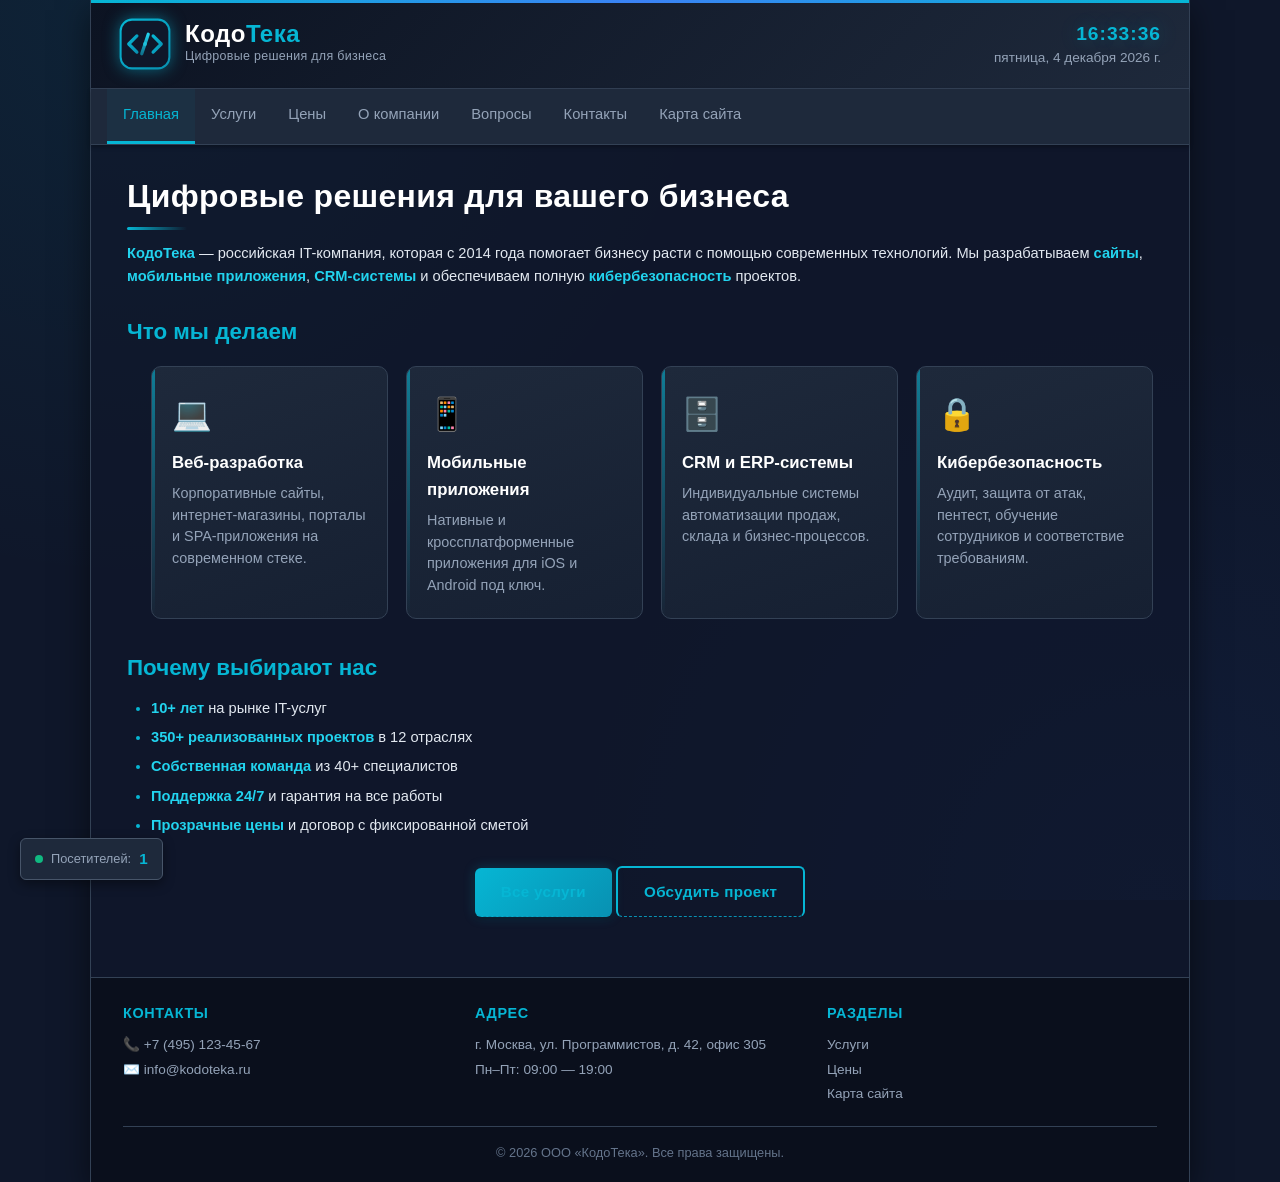
<file: index.html>
<!DOCTYPE html>
<html lang="ru">
<head>
    <meta charset="UTF-8">
    <meta name="viewport" content="width=device-width, initial-scale=1.0">
    <meta name="description" content="КодоТека — разработка сайтов, мобильных приложений, CRM-систем и обеспечение кибербезопасности. Цифровые решения для вашего бизнеса с 2014 года.">
    <meta name="keywords" content="разработка сайтов, мобильные приложения, CRM, ERP, кибербезопасность, IT-компания, КодоТека, веб-разработка, заказать сайт">
    <meta name="author" content="КодоТека">
    <title>КодоТека — Разработка ПО, сайтов и мобильных приложений</title>
    <link rel="icon" type="image/svg+xml" href="images/logo.svg">
    <link rel="stylesheet" href="css/style.css">
</head>
<body>

<div class="wrapper">

    <div class="header">
        <a href="index.html" class="logo-block" title="На главную">
            <img src="image/logo.svg" alt="Логотип компании КодоТека">
            <div class="logo-text">
                <div class="site-title">Кодо<span>Тека</span></div>
                <div class="site-slogan">Цифровые решения для бизнеса</div>
            </div>
        </a>
        <div class="header-clock">
            <span class="time" id="liveClock">00:00:00</span>
            <span id="liveDate">—</span>
        </div>
    </div>

    <div class="nav">
        <a href="index.html">Главная</a>
        <a href="template/services.html">Услуги</a>
        <a href="template/prices.html">Цены</a>
        <a href="template/about.html">О компании</a>
        <a href="template/faq.html">Вопросы</a>
        <a href="template/contact.html">Контакты</a>
        <a href="sitemap.html">Карта сайта</a>
    </div>

     
    <div class="content">

        <h1>Цифровые решения для вашего бизнеса</h1>

        <p>
            <strong>КодоТека</strong> — российская IT-компания, которая с 2014 года
            помогает бизнесу расти с помощью современных технологий. Мы разрабатываем
            <strong>сайты</strong>, <strong>мобильные приложения</strong>,
            <strong>CRM-системы</strong> и обеспечиваем полную
            <strong>кибербезопасность</strong> проектов.
        </p>

        <h2>Что мы делаем</h2>

        <ul class="cards">
            <li class="card">
                <span class="card-icon">💻</span>
                <div class="card-title">Веб-разработка</div>
                <div class="card-text">
                    Корпоративные сайты, интернет-магазины, порталы и SPA-приложения
                    на современном стеке.
                </div>
            </li>
            <li class="card">
                <span class="card-icon">📱</span>
                <div class="card-title">Мобильные приложения</div>
                <div class="card-text">
                    Нативные и кроссплатформенные приложения для iOS и Android
                    под ключ.
                </div>
            </li>
            <li class="card">
                <span class="card-icon">🗄️</span>
                <div class="card-title">CRM и ERP-системы</div>
                <div class="card-text">
                    Индивидуальные системы автоматизации продаж, склада
                    и бизнес-процессов.
                </div>
            </li>
            <li class="card">
                <span class="card-icon">🔒</span>
                <div class="card-title">Кибербезопасность</div>
                <div class="card-text">
                    Аудит, защита от атак, пентест, обучение сотрудников
                    и соответствие требованиям.
                </div>
            </li>
        </ul>

        <h2>Почему выбирают нас</h2>

        <ul>
            <li><strong>10+ лет</strong> на рынке IT-услуг</li>
            <li><strong>350+ реализованных проектов</strong> в 12 отраслях</li>
            <li><strong>Собственная команда</strong> из 40+ специалистов</li>
            <li><strong>Поддержка 24/7</strong> и гарантия на все работы</li>
            <li><strong>Прозрачные цены</strong> и договор с фиксированной сметой</li>
        </ul>

        <div class="btn-center">
            <a href="template/services.html" class="btn">Все услуги</a>
            <a href="template/contact.html" class="btn btn-outline">Обсудить проект</a>
        </div>

    </div>

    <div class="footer">
        <div class="footer-inner">
            <div class="footer-col">
                <h4>Контакты</h4>
                <p>📞 <a href="tel:+74951234567">+7 (495) 123-45-67</a></p>
                <p>✉️ <a href="mailto:info@kodoteka.ru">info@kodoteka.ru</a></p>
            </div>
            <div class="footer-col">
                <h4>Адрес</h4>
                <p>г. Москва, ул. Программистов, д. 42, офис 305</p>
                <p>Пн–Пт: 09:00 — 19:00</p>
            </div>
            <div class="footer-col">
                <h4>Разделы</h4>
                <p><a href="template/services.html">Услуги</a></p>
                <p><a href="template/prices.html">Цены</a></p>
                <p><a href="sitemap.html">Карта сайта</a></p>
            </div>
        </div>
        <div class="footer-copy">
            © 2026 ООО «КодоТека». Все права защищены.
        </div>
    </div>

</div><!-- /.wrapper -->

<div id="contactModal" class="modal" role="dialog" aria-modal="true">
    <div class="modal-content">
        <button class="modal-close" aria-label="Закрыть">&times;</button>
        <h2>Свяжитесь с нами</h2>
        <form data-form novalidate>
            <label for="idx-name">Имя:</label>
            <input type="text" id="idx-name" name="name" required>

            <label for="idx-email">Email:</label>
            <input type="email" id="idx-email" name="email" required>

            <label for="idx-msg">Сообщение:</label>
            <textarea id="idx-msg" name="message" required></textarea>

            <div class="btn-center">
                <button type="submit" class="btn">Отправить</button>
            </div>
        </form>
    </div>
</div>

<script src="js/scripts.js"></script>
</body>
</html>
</file>
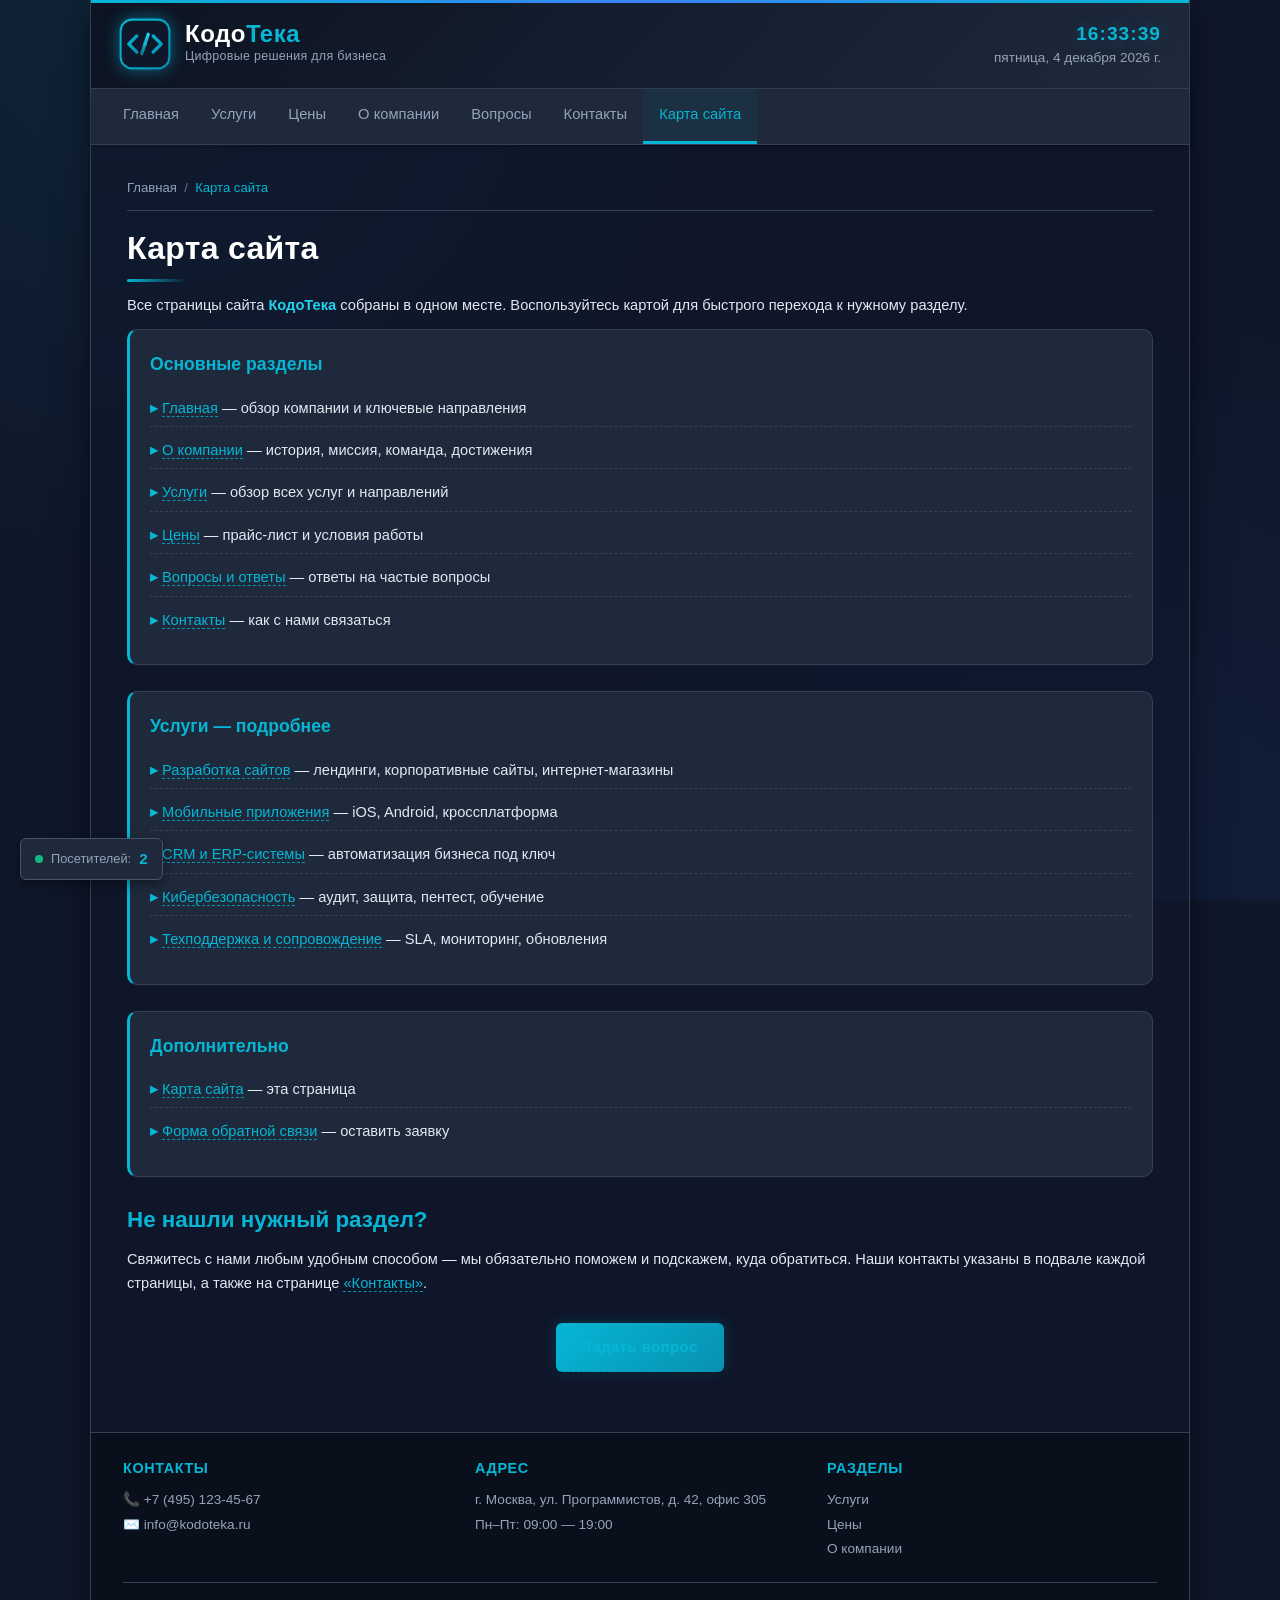
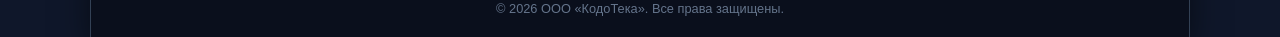
<file: sitemap.html>
<!DOCTYPE html>
<html lang="ru">
<head>
    <meta charset="UTF-8">
    <meta name="viewport" content="width=device-width, initial-scale=1.0">
    <meta name="description" content="Карта сайта КодоТека — полный перечень разделов и услуг IT-компании: веб-разработка, мобильные приложения, CRM, кибербезопасность, поддержка и консультации.">
    <meta name="keywords" content="карта сайта, навигация, разделы, услуги IT-компании, КодоТека">
    <meta name="author" content="КодоТека">
    <title>Карта сайта — КодоТека</title>
    <link rel="icon" type="image/svg+xml" href="images/logo.svg">
    <link rel="stylesheet" href="css/style.css">
</head>
<body>

<div class="wrapper">

    <div class="header">
        <a href="index.html" class="logo-block" title="На главную">
            <img src="image/logo.svg" alt="Логотип компании КодоТека">
            <div class="logo-text">
                <div class="site-title">Кодо<span>Тека</span></div>
                <div class="site-slogan">Цифровые решения для бизнеса</div>
            </div>
        </a>
        <div class="header-clock">
            <span class="time" id="liveClock">00:00:00</span>
            <span id="liveDate">—</span>
        </div>
    </div>

    <div class="nav">
        <a href="index.html">Главная</a>
        <a href="template/services.html">Услуги</a>
        <a href="template/prices.html">Цены</a>
        <a href="template/about.html">О компании</a>
        <a href="template/faq.html">Вопросы</a>
        <a href="template/contact.html">Контакты</a>
        <a href="sitemap.html">Карта сайта</a>
    </div>

    <div class="content">

        <div class="breadcrumbs">
            <a href="index.html">Главная</a> &nbsp;/&nbsp; <span>Карта сайта</span>
        </div>

        <h1>Карта сайта</h1>
        <p>
            Все страницы сайта <strong>КодоТека</strong> собраны в одном месте.
            Воспользуйтесь картой для быстрого перехода к нужному разделу.
        </p>

        <div class="sitemap-section">
            <h3>Основные разделы</h3>
            <ul>
                <li><a href="index.html">Главная</a> — обзор компании и ключевые направления</li>
                <li><a href="template/about.html">О компании</a> — история, миссия, команда, достижения</li>
                <li><a href="template/services.html">Услуги</a> — обзор всех услуг и направлений</li>
                <li><a href="template/prices.html">Цены</a> — прайс-лист и условия работы</li>
                <li><a href="template/faq.html">Вопросы и ответы</a> — ответы на частые вопросы</li>
                <li><a href="template/contact.html">Контакты</a> — как с нами связаться</li>
            </ul>
        </div>

        <div class="sitemap-section">
            <h3>Услуги — подробнее</h3>
            <ul>
                <li><a href="template/web.html">Разработка сайтов</a> — лендинги, корпоративные сайты, интернет-магазины</li>
                <li><a href="template/mobile.html">Мобильные приложения</a> — iOS, Android, кроссплатформа</li>
                <li><a href="template/crm.html">CRM и ERP-системы</a> — автоматизация бизнеса под ключ</li>
                <li><a href="template/security.html">Кибербезопасность</a> — аудит, защита, пентест, обучение</li>
                <li><a href="template/support.html">Техподдержка и сопровождение</a> — SLA, мониторинг, обновления</li>
            </ul>
        </div>

        <div class="sitemap-section">
            <h3>Дополнительно</h3>
            <ul>
                <li><a href="sitemap.html">Карта сайта</a> — эта страница</li>
                <li><a href="#contactModal" data-modal="#contactModal">Форма обратной связи</a> — оставить заявку</li>
            </ul>
        </div>

        <h2>Не нашли нужный раздел?</h2>
        <p>
            Свяжитесь с нами любым удобным способом — мы обязательно поможем
            и подскажем, куда обратиться. Наши контакты указаны в подвале
            каждой страницы, а также на странице
            <a href="template/contact.html">«Контакты»</a>.
        </p>

        <div class="btn-center">
            <a href="#contactModal" class="btn" data-modal="#contactModal">Задать вопрос</a>
        </div>

    </div>

    <div class="footer">
        <div class="footer-inner">
            <div class="footer-col">
                <h4>Контакты</h4>
                <p>📞 <a href="tel:+74951234567">+7 (495) 123-45-67</a></p>
                <p>✉️ <a href="mailto:info@kodoteka.ru">info@kodoteka.ru</a></p>
            </div>
            <div class="footer-col">
                <h4>Адрес</h4>
                <p>г. Москва, ул. Программистов, д. 42, офис 305</p>
                <p>Пн–Пт: 09:00 — 19:00</p>
            </div>
            <div class="footer-col">
                <h4>Разделы</h4>
                <p><a href="template/services.html">Услуги</a></p>
                <p><a href="template/prices.html">Цены</a></p>
                <p><a href="template/about.html">О компании</a></p>
            </div>
        </div>
        <div class="footer-copy">
            © 2026 ООО «КодоТека». Все права защищены.
        </div>
    </div>

</div><!-- /.wrapper -->

<div id="contactModal" class="modal" role="dialog" aria-modal="true">
    <div class="modal-content">
        <button class="modal-close" aria-label="Закрыть">&times;</button>
        <h2>Свяжитесь с нами</h2>
        <form data-form novalidate>
            <label for="map-name">Имя:</label>
            <input type="text" id="map-name" name="name" required>

            <label for="map-email">Email:</label>
            <input type="email" id="map-email" name="email" required>

            <label for="map-msg">Сообщение:</label>
            <textarea id="map-msg" name="message" required></textarea>

            <div class="btn-center">
                <button type="submit" class="btn">Отправить</button>
            </div>
        </form>
    </div>
</div>

<script src="js/scripts.js"></script>
</body>
</html>
</file>
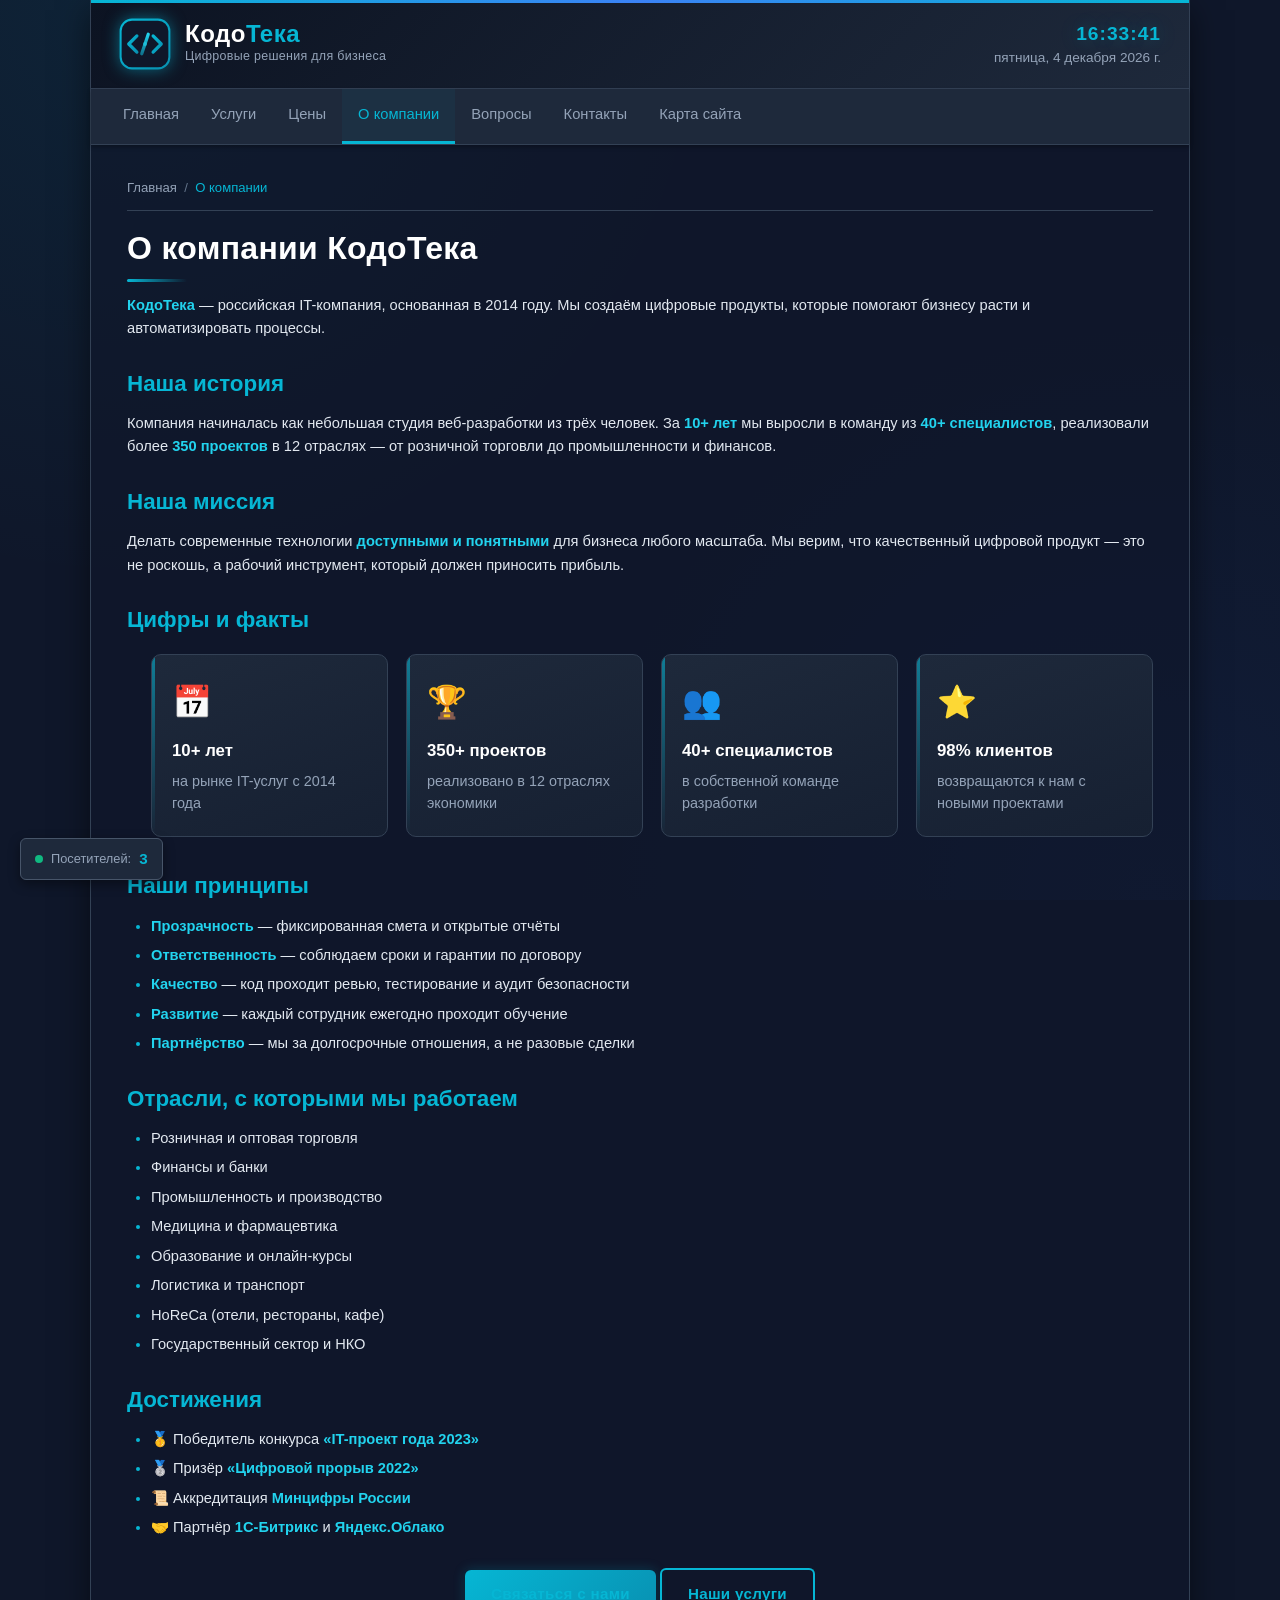
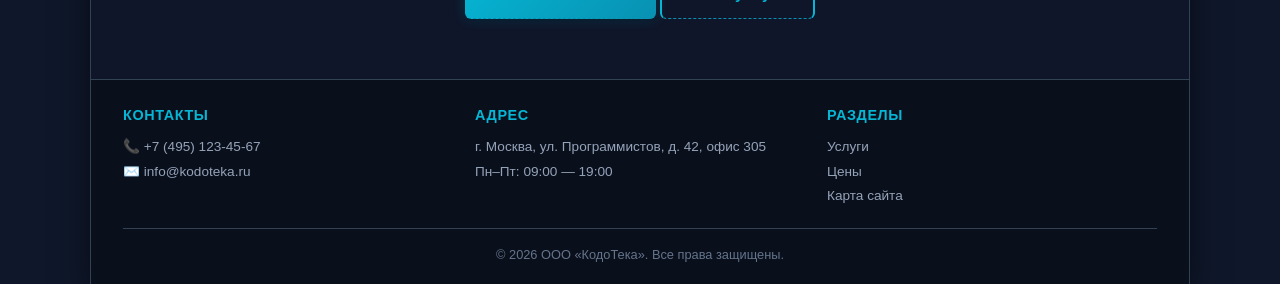
<file: template/about.html>
<!DOCTYPE html>
<html lang="ru">
<head>
    <meta charset="UTF-8">
    <meta name="viewport" content="width=device-width, initial-scale=1.0">
    <meta name="description" content="О компании КодоТека: история с 2014 года, миссия, команда из 40+ специалистов, 350+ реализованных проектов в 12 отраслях. Надёжный IT-партнёр для вашего бизнеса.">
    <meta name="keywords" content="о компании КодоТека, IT-компания Москва, история компании, команда разработчиков, достижения, миссия">
    <meta name="author" content="КодоТека">
    <title>О компании — КодоТека</title>
    <link rel="icon" type="image/svg+xml" href="../images/logo.svg">
    <link rel="stylesheet" href="../css/style.css">
</head>
<body>

<div class="wrapper">

    <div class="header">
        <a href="../index.html" class="logo-block" title="На главную">
            <img src="../image/logo.svg" alt="Логотип компании КодоТека">
            <div class="logo-text">
                <div class="site-title">Кодо<span>Тека</span></div>
                <div class="site-slogan">Цифровые решения для бизнеса</div>
            </div>
        </a>
        <div class="header-clock">
            <span class="time" id="liveClock">00:00:00</span>
            <span id="liveDate">—</span>
        </div>
    </div>

    <div class="nav">
        <a href="../index.html">Главная</a>
        <a href="services.html">Услуги</a>
        <a href="prices.html">Цены</a>
        <a href="about.html">О компании</a>
        <a href="faq.html">Вопросы</a>
        <a href="contact.html">Контакты</a>
        <a href="../sitemap.html">Карта сайта</a>
    </div>

    <div class="content">

        <div class="breadcrumbs">
            <a href="../index.html">Главная</a> &nbsp;/&nbsp; <span>О компании</span>
        </div>

        <h1>О компании КодоТека</h1>
        <p>
            <strong>КодоТека</strong> — российская IT-компания, основанная
            в 2014 году. Мы создаём цифровые продукты, которые помогают
            бизнесу расти и автоматизировать процессы.
        </p>

        <h2>Наша история</h2>
        <p>
            Компания начиналась как небольшая студия веб-разработки из трёх
            человек. За <strong>10+ лет</strong> мы выросли в команду
            из <strong>40+ специалистов</strong>, реализовали более
            <strong>350 проектов</strong> в 12 отраслях — от розничной
            торговли до промышленности и финансов.
        </p>

        <h2>Наша миссия</h2>
        <p>
            Делать современные технологии <strong>доступными и понятными</strong>
            для бизнеса любого масштаба. Мы верим, что качественный
            цифровой продукт — это не роскошь, а рабочий инструмент,
            который должен приносить прибыль.
        </p>

        <h2>Цифры и факты</h2>

        <ul class="cards">
            <li class="card">
                <span class="card-icon">📅</span>
                <div class="card-title">10+ лет</div>
                <div class="card-text">на рынке IT-услуг с 2014 года</div>
            </li>
            <li class="card">
                <span class="card-icon">🏆</span>
                <div class="card-title">350+ проектов</div>
                <div class="card-text">реализовано в 12 отраслях экономики</div>
            </li>
            <li class="card">
                <span class="card-icon">👥</span>
                <div class="card-title">40+ специалистов</div>
                <div class="card-text">в собственной команде разработки</div>
            </li>
            <li class="card">
                <span class="card-icon">⭐</span>
                <div class="card-title">98% клиентов</div>
                <div class="card-text">возвращаются к нам с новыми проектами</div>
            </li>
        </ul>

        <h2>Наши принципы</h2>
        <ul>
            <li><strong>Прозрачность</strong> — фиксированная смета и открытые отчёты</li>
            <li><strong>Ответственность</strong> — соблюдаем сроки и гарантии по договору</li>
            <li><strong>Качество</strong> — код проходит ревью, тестирование и аудит безопасности</li>
            <li><strong>Развитие</strong> — каждый сотрудник ежегодно проходит обучение</li>
            <li><strong>Партнёрство</strong> — мы за долгосрочные отношения, а не разовые сделки</li>
        </ul>

        <h2>Отрасли, с которыми мы работаем</h2>
        <ul>
            <li>Розничная и оптовая торговля</li>
            <li>Финансы и банки</li>
            <li>Промышленность и производство</li>
            <li>Медицина и фармацевтика</li>
            <li>Образование и онлайн-курсы</li>
            <li>Логистика и транспорт</li>
            <li>HoReCa (отели, рестораны, кафе)</li>
            <li>Государственный сектор и НКО</li>
        </ul>

        <h2>Достижения</h2>
        <ul>
            <li>🥇 Победитель конкурса <strong>«IT-проект года 2023»</strong></li>
            <li>🥈 Призёр <strong>«Цифровой прорыв 2022»</strong></li>
            <li>📜 Аккредитация <strong>Минцифры России</strong></li>
            <li>🤝 Партнёр <strong>1С-Битрикс</strong> и <strong>Яндекс.Облако</strong></li>
        </ul>

        <div class="btn-center">
            <a href="contact.html" class="btn">Связаться с нами</a>
            <a href="services.html" class="btn btn-outline">Наши услуги</a>
        </div>

    </div>

    <div class="footer">
        <div class="footer-inner">
            <div class="footer-col">
                <h4>Контакты</h4>
                <p>📞 <a href="tel:+74951234567">+7 (495) 123-45-67</a></p>
                <p>✉️ <a href="mailto:info@kodoteka.ru">info@kodoteka.ru</a></p>
            </div>
            <div class="footer-col">
                <h4>Адрес</h4>
                <p>г. Москва, ул. Программистов, д. 42, офис 305</p>
                <p>Пн–Пт: 09:00 — 19:00</p>
            </div>
            <div class="footer-col">
                <h4>Разделы</h4>
                <p><a href="services.html">Услуги</a></p>
                <p><a href="prices.html">Цены</a></p>
                <p><a href="../sitemap.html">Карта сайта</a></p>
            </div>
        </div>
        <div class="footer-copy">
            © 2026 ООО «КодоТека». Все права защищены.
        </div>
    </div>

</div>

<div id="contactModal" class="modal" role="dialog" aria-modal="true">
    <div class="modal-content">
        <button class="modal-close" aria-label="Закрыть">&times;</button>
        <h2>Свяжитесь с нами</h2>
        <form data-form novalidate>
            <label for="abt-name">Имя:</label>
            <input type="text" id="abt-name" name="name" required>

            <label for="abt-email">Email:</label>
            <input type="email" id="abt-email" name="email" required>

            <label for="abt-msg">Сообщение:</label>
            <textarea id="abt-msg" name="message" required></textarea>

            <div class="btn-center">
                <button type="submit" class="btn">Отправить</button>
            </div>
        </form>
    </div>
</div>

<script src="../js/scripts.js"></script>
</body>
</html>
</file>
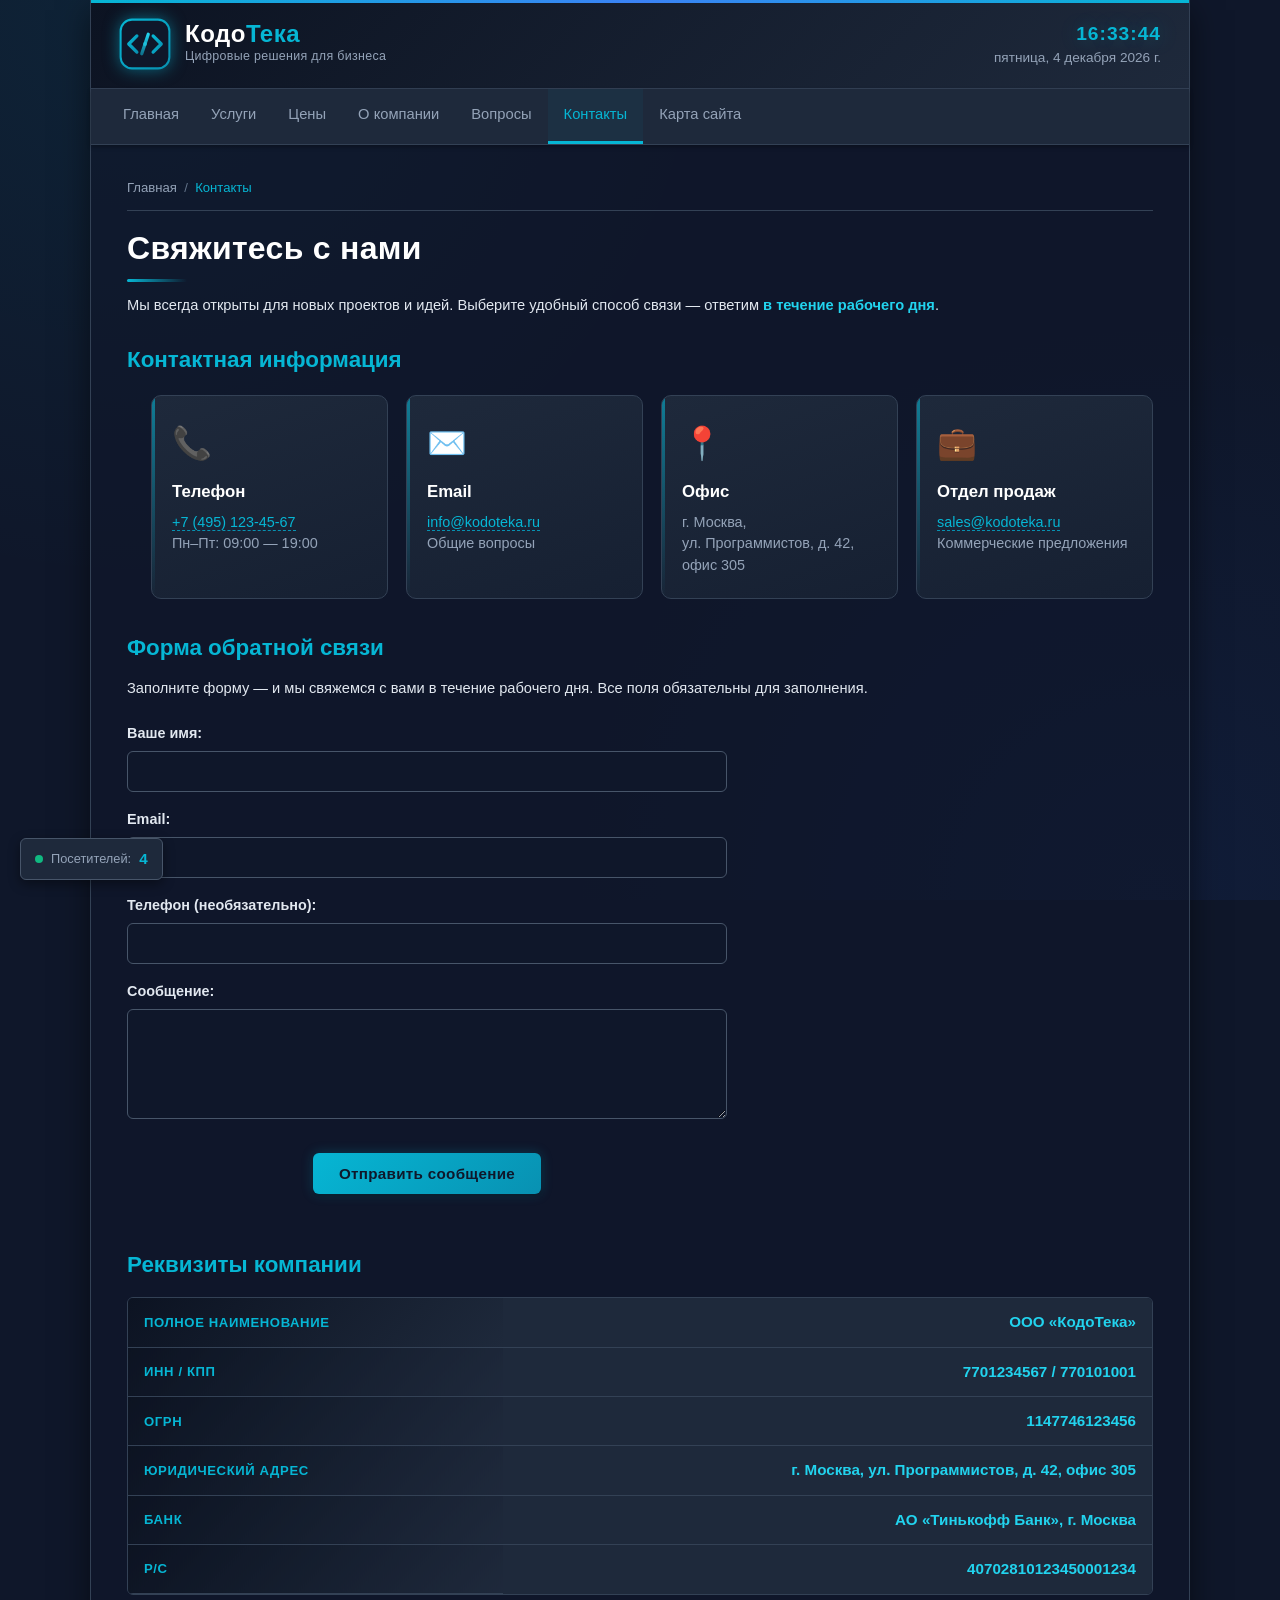
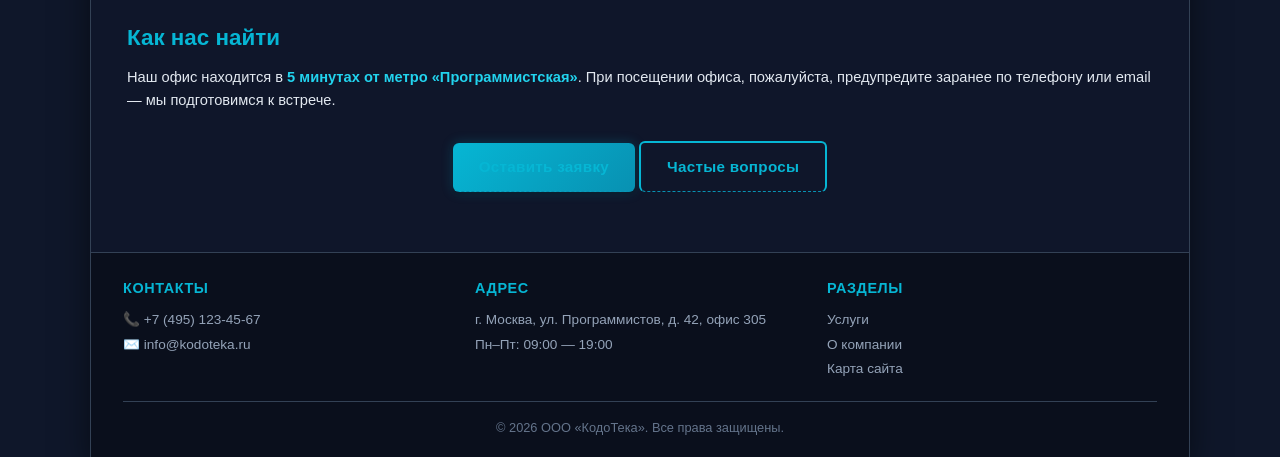
<file: template/contact.html>
<!DOCTYPE html>
<html lang="ru">
<head>
    <meta charset="UTF-8">
    <meta name="viewport" content="width=device-width, initial-scale=1.0">
    <meta name="description" content="Контакты IT-компании КодоТека: телефон +7 (495) 123-45-67, email info@kodoteka.ru, офис в Москве. Форма обратной связи и реквизиты для сотрудничества.">
    <meta name="keywords" content="контакты КодоТека, телефон IT-компании, email, адрес офиса Москва, форма обратной связи, реквизиты">
    <meta name="author" content="КодоТека">
    <title>Контакты — КодоТека</title>
    <link rel="icon" type="image/svg+xml" href="../images/logo.svg">
    <link rel="stylesheet" href="../css/style.css">
</head>
<body>

<div class="wrapper">

    <div class="header">
        <a href="../index.html" class="logo-block" title="На главную">
            <img src="../image/logo.svg" alt="Логотип компании КодоТека">
            <div class="logo-text">
                <div class="site-title">Кодо<span>Тека</span></div>
                <div class="site-slogan">Цифровые решения для бизнеса</div>
            </div>
        </a>
        <div class="header-clock">
            <span class="time" id="liveClock">00:00:00</span>
            <span id="liveDate">—</span>
        </div>
    </div>

    <div class="nav">
        <a href="../index.html">Главная</a>
        <a href="services.html">Услуги</a>
        <a href="prices.html">Цены</a>
        <a href="about.html">О компании</a>
        <a href="faq.html">Вопросы</a>
        <a href="contact.html">Контакты</a>
        <a href="../sitemap.html">Карта сайта</a>
    </div>

    <div class="content">

        <div class="breadcrumbs">
            <a href="../index.html">Главная</a> &nbsp;/&nbsp; <span>Контакты</span>
        </div>

        <h1>Свяжитесь с нами</h1>
        <p>
            Мы всегда открыты для новых проектов и идей.
            Выберите удобный способ связи — ответим
            <strong>в течение рабочего дня</strong>.
        </p>

        <h2>Контактная информация</h2>

        <ul class="cards">
            <li class="card">
                <span class="card-icon">📞</span>
                <div class="card-title">Телефон</div>
                <div class="card-text">
                    <a href="tel:+74951234567">+7 (495) 123-45-67</a><br>
                    Пн–Пт: 09:00 — 19:00
                </div>
            </li>
            <li class="card">
                <span class="card-icon">✉️</span>
                <div class="card-title">Email</div>
                <div class="card-text">
                    <a href="mailto:info@kodoteka.ru">info@kodoteka.ru</a><br>
                    Общие вопросы
                </div>
            </li>
            <li class="card">
                <span class="card-icon">📍</span>
                <div class="card-title">Офис</div>
                <div class="card-text">
                    г. Москва,<br>
                    ул. Программистов, д. 42, офис 305
                </div>
            </li>
            <li class="card">
                <span class="card-icon">💼</span>
                <div class="card-title">Отдел продаж</div>
                <div class="card-text">
                    <a href="mailto:sales@kodoteka.ru">sales@kodoteka.ru</a><br>
                    Коммерческие предложения
                </div>
            </li>
        </ul>

        <h2>Форма обратной связи</h2>
        <p>
            Заполните форму — и мы свяжемся с вами в течение рабочего дня.
            Все поля обязательны для заполнения.
        </p>

        <form data-form novalidate>
            <label for="cnt-name">Ваше имя:</label>
            <input type="text" id="cnt-name" name="name" required>

            <label for="cnt-email">Email:</label>
            <input type="email" id="cnt-email" name="email" required>

            <label for="cnt-phone">Телефон (необязательно):</label>
            <input type="tel" id="cnt-phone" name="phone">

            <label for="cnt-msg">Сообщение:</label>
            <textarea id="cnt-msg" name="message" required></textarea>

            <div class="btn-center">
                <button type="submit" class="btn">Отправить сообщение</button>
            </div>
        </form>

        <h2>Реквизиты компании</h2>
        <div class="table-wrap">
            <table>
                <tbody>
                    <tr>
                        <th>Полное наименование</th>
                        <td>ООО «КодоТека»</td>
                    </tr>
                    <tr>
                        <th>ИНН / КПП</th>
                        <td>7701234567 / 770101001</td>
                    </tr>
                    <tr>
                        <th>ОГРН</th>
                        <td>1147746123456</td>
                    </tr>
                    <tr>
                        <th>Юридический адрес</th>
                        <td>г. Москва, ул. Программистов, д. 42, офис 305</td>
                    </tr>
                    <tr>
                        <th>Банк</th>
                        <td>АО «Тинькофф Банк», г. Москва</td>
                    </tr>
                    <tr>
                        <th>Р/с</th>
                        <td>40702810123450001234</td>
                    </tr>
                </tbody>
            </table>
        </div>

        <h2>Как нас найти</h2>
        <p>
            Наш офис находится в <strong>5 минутах от метро «Программистская»</strong>.
            При посещении офиса, пожалуйста, предупредите заранее
            по телефону или email — мы подготовимся к встрече.
        </p>

        <div class="btn-center">
            <a href="#contactModal" class="btn" data-modal="#contactModal">Оставить заявку</a>
            <a href="faq.html" class="btn btn-outline">Частые вопросы</a>
        </div>

    </div>

    <div class="footer">
        <div class="footer-inner">
            <div class="footer-col">
                <h4>Контакты</h4>
                <p>📞 <a href="tel:+74951234567">+7 (495) 123-45-67</a></p>
                <p>✉️ <a href="mailto:info@kodoteka.ru">info@kodoteka.ru</a></p>
            </div>
            <div class="footer-col">
                <h4>Адрес</h4>
                <p>г. Москва, ул. Программистов, д. 42, офис 305</p>
                <p>Пн–Пт: 09:00 — 19:00</p>
            </div>
            <div class="footer-col">
                <h4>Разделы</h4>
                <p><a href="services.html">Услуги</a></p>
                <p><a href="about.html">О компании</a></p>
                <p><a href="../sitemap.html">Карта сайта</a></p>
            </div>
        </div>
        <div class="footer-copy">
            © 2026 ООО «КодоТека». Все права защищены.
        </div>
    </div>

</div>

<div id="contactModal" class="modal" role="dialog" aria-modal="true">
    <div class="modal-content">
        <button class="modal-close" aria-label="Закрыть">&times;</button>
        <h2>Оставить заявку</h2>
        <form data-form novalidate>
            <label for="cm-name">Имя:</label>
            <input type="text" id="cm-name" name="name" required>

            <label for="cm-email">Email:</label>
            <input type="email" id="cm-email" name="email" required>

            <label for="cm-msg">Сообщение:</label>
            <textarea id="cm-msg" name="message" required></textarea>

            <div class="btn-center">
                <button type="submit" class="btn">Отправить</button>
            </div>
        </form>
    </div>
</div>

<script src="../js/scripts.js"></script>
</body>
</html>
</file>
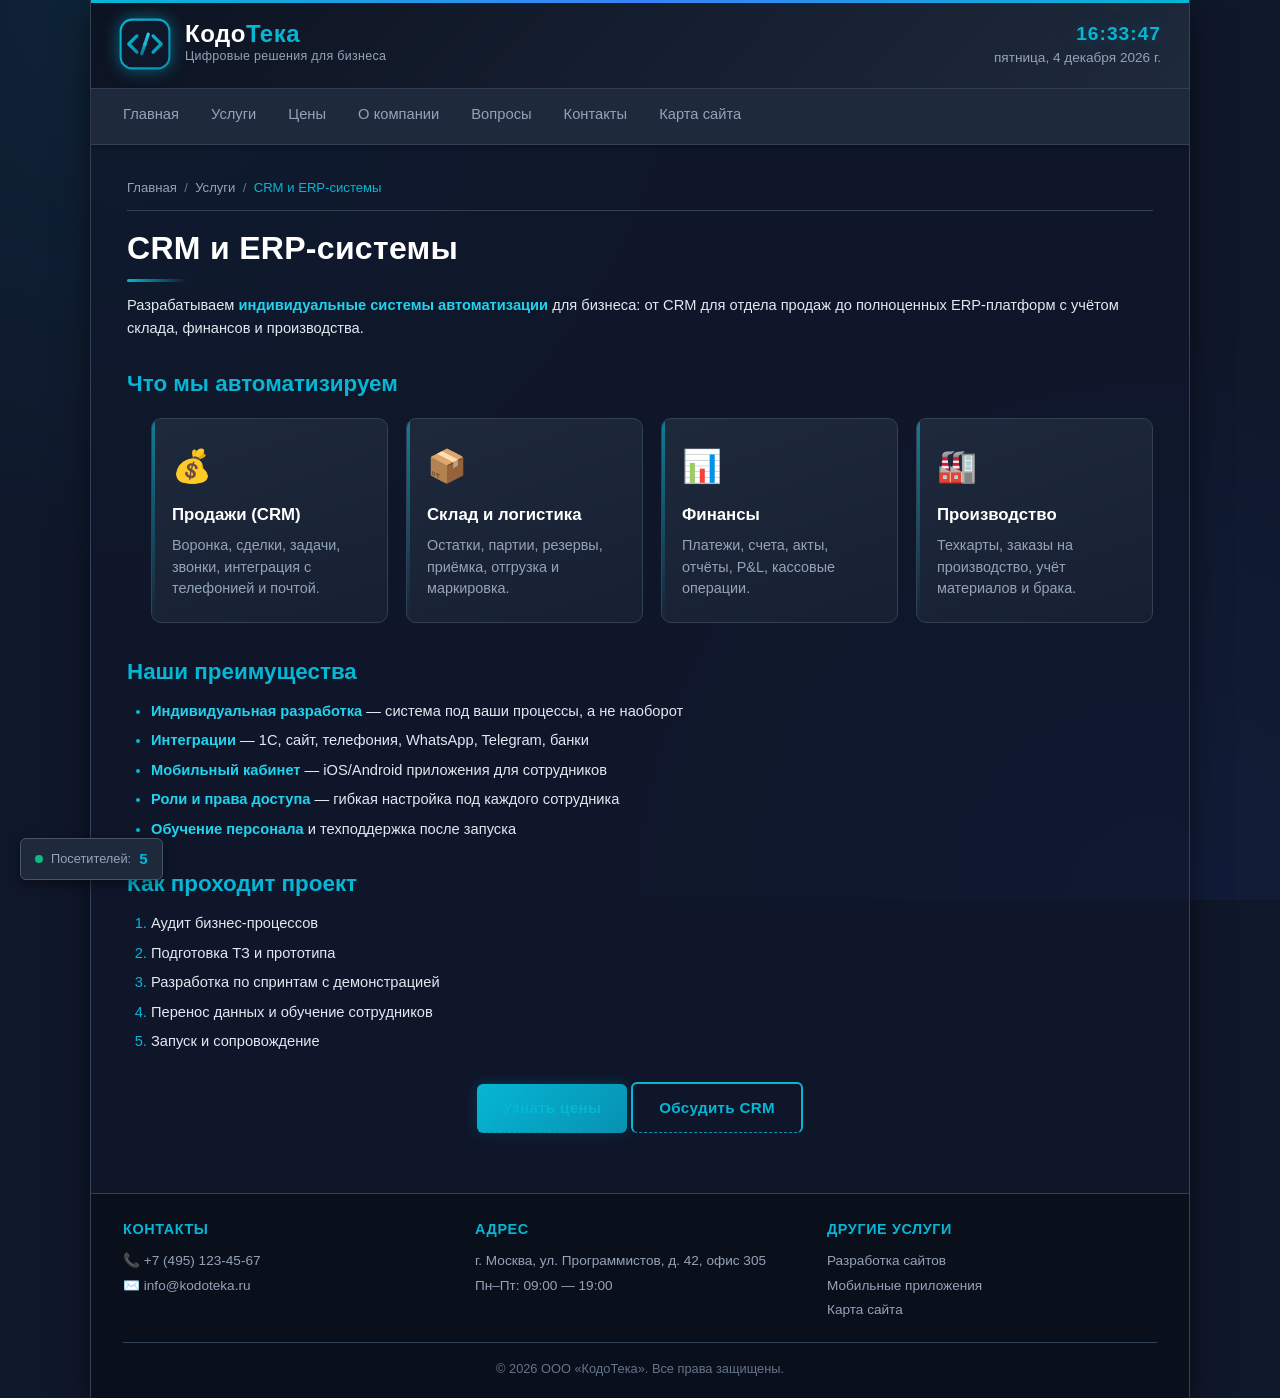
<file: template/crm.html>
<!DOCTYPE html>
<html lang="ru">
<head>
    <meta charset="UTF-8">
    <meta name="viewport" content="width=device-width, initial-scale=1.0">
    <meta name="description" content="Разработка CRM и ERP-систем под заказ в КодоТека. Автоматизация продаж, склада, финансов и бизнес-процессов. Интеграция с 1С, сайтами и телефонией.">
    <meta name="keywords" content="CRM система, ERP система, разработка CRM, автоматизация бизнеса, интеграция 1С, заказать CRM, КодоТека">
    <meta name="author" content="КодоТека">
    <title>CRM и ERP-системы — КодоТека</title>
    <link rel="icon" type="image/svg+xml" href="../images/logo.svg">
    <link rel="stylesheet" href="../css/style.css">
</head>
<body>

<div class="wrapper">

    <div class="header">
        <a href="../index.html" class="logo-block" title="На главную">
            <img src="../image/logo.svg" alt="Логотип компании КодоТека">
            <div class="logo-text">
                <div class="site-title">Кодо<span>Тека</span></div>
                <div class="site-slogan">Цифровые решения для бизнеса</div>
            </div>
        </a>
        <div class="header-clock">
            <span class="time" id="liveClock">00:00:00</span>
            <span id="liveDate">—</span>
        </div>
    </div>

    <div class="nav">
        <a href="../index.html">Главная</a>
        <a href="services.html">Услуги</a>
        <a href="prices.html">Цены</a>
        <a href="about.html">О компании</a>
        <a href="faq.html">Вопросы</a>
        <a href="contact.html">Контакты</a>
        <a href="../sitemap.html">Карта сайта</a>
    </div>

    <div class="content">

        <div class="breadcrumbs">
            <a href="../index.html">Главная</a> &nbsp;/&nbsp;
            <a href="services.html">Услуги</a> &nbsp;/&nbsp;
            <span>CRM и ERP-системы</span>
        </div>

        <h1>CRM и ERP-системы</h1>
        <p>
            Разрабатываем <strong>индивидуальные системы автоматизации</strong>
            для бизнеса: от CRM для отдела продаж до полноценных ERP-платформ
            с учётом склада, финансов и производства.
        </p>

        <h2>Что мы автоматизируем</h2>

        <ul class="cards">
            <li class="card">
                <span class="card-icon">💰</span>
                <div class="card-title">Продажи (CRM)</div>
                <div class="card-text">
                    Воронка, сделки, задачи, звонки, интеграция
                    с телефонией и почтой.
                </div>
            </li>
            <li class="card">
                <span class="card-icon">📦</span>
                <div class="card-title">Склад и логистика</div>
                <div class="card-text">
                    Остатки, партии, резервы, приёмка, отгрузка
                    и маркировка.
                </div>
            </li>
            <li class="card">
                <span class="card-icon">📊</span>
                <div class="card-title">Финансы</div>
                <div class="card-text">
                    Платежи, счета, акты, отчёты, P&amp;L,
                    кассовые операции.
                </div>
            </li>
            <li class="card">
                <span class="card-icon">🏭</span>
                <div class="card-title">Производство</div>
                <div class="card-text">
                    Техкарты, заказы на производство, учёт материалов
                    и брака.
                </div>
            </li>
        </ul>

        <h2>Наши преимущества</h2>
        <ul>
            <li><strong>Индивидуальная разработка</strong> — система под ваши процессы, а не наоборот</li>
            <li><strong>Интеграции</strong> — 1С, сайт, телефония, WhatsApp, Telegram, банки</li>
            <li><strong>Мобильный кабинет</strong> — iOS/Android приложения для сотрудников</li>
            <li><strong>Роли и права доступа</strong> — гибкая настройка под каждого сотрудника</li>
            <li><strong>Обучение персонала</strong> и техподдержка после запуска</li>
        </ul>

        <h2>Как проходит проект</h2>
        <ol>
            <li>Аудит бизнес-процессов</li>
            <li>Подготовка ТЗ и прототипа</li>
            <li>Разработка по спринтам с демонстрацией</li>
            <li>Перенос данных и обучение сотрудников</li>
            <li>Запуск и сопровождение</li>
        </ol>

        <div class="btn-center">
            <a href="prices.html" class="btn">Узнать цены</a>
            <a href="#contactModal" class="btn btn-outline" data-modal="#contactModal">Обсудить CRM</a>
        </div>

    </div>

    <div class="footer">
        <div class="footer-inner">
            <div class="footer-col">
                <h4>Контакты</h4>
                <p>📞 <a href="tel:+74951234567">+7 (495) 123-45-67</a></p>
                <p>✉️ <a href="mailto:info@kodoteka.ru">info@kodoteka.ru</a></p>
            </div>
            <div class="footer-col">
                <h4>Адрес</h4>
                <p>г. Москва, ул. Программистов, д. 42, офис 305</p>
                <p>Пн–Пт: 09:00 — 19:00</p>
            </div>
            <div class="footer-col">
                <h4>Другие услуги</h4>
                <p><a href="web.html">Разработка сайтов</a></p>
                <p><a href="mobile.html">Мобильные приложения</a></p>
                <p><a href="../sitemap.html">Карта сайта</a></p>
            </div>
        </div>
        <div class="footer-copy">
            © 2026 ООО «КодоТека». Все права защищены.
        </div>
    </div>

</div>

<div id="contactModal" class="modal" role="dialog" aria-modal="true">
    <div class="modal-content">
        <button class="modal-close" aria-label="Закрыть">&times;</button>
        <h2>Обсудить CRM</h2>
        <form data-form novalidate>
            <label for="crm-name">Имя:</label>
            <input type="text" id="crm-name" name="name" required>

            <label for="crm-email">Email:</label>
            <input type="email" id="crm-email" name="email" required>

            <label for="crm-msg">Какие процессы нужно автоматизировать?</label>
            <textarea id="crm-msg" name="message" required></textarea>

            <div class="btn-center">
                <button type="submit" class="btn">Отправить</button>
            </div>
        </form>
    </div>
</div>

<script src="../js/scripts.js"></script>
</body>
</html>
</file>
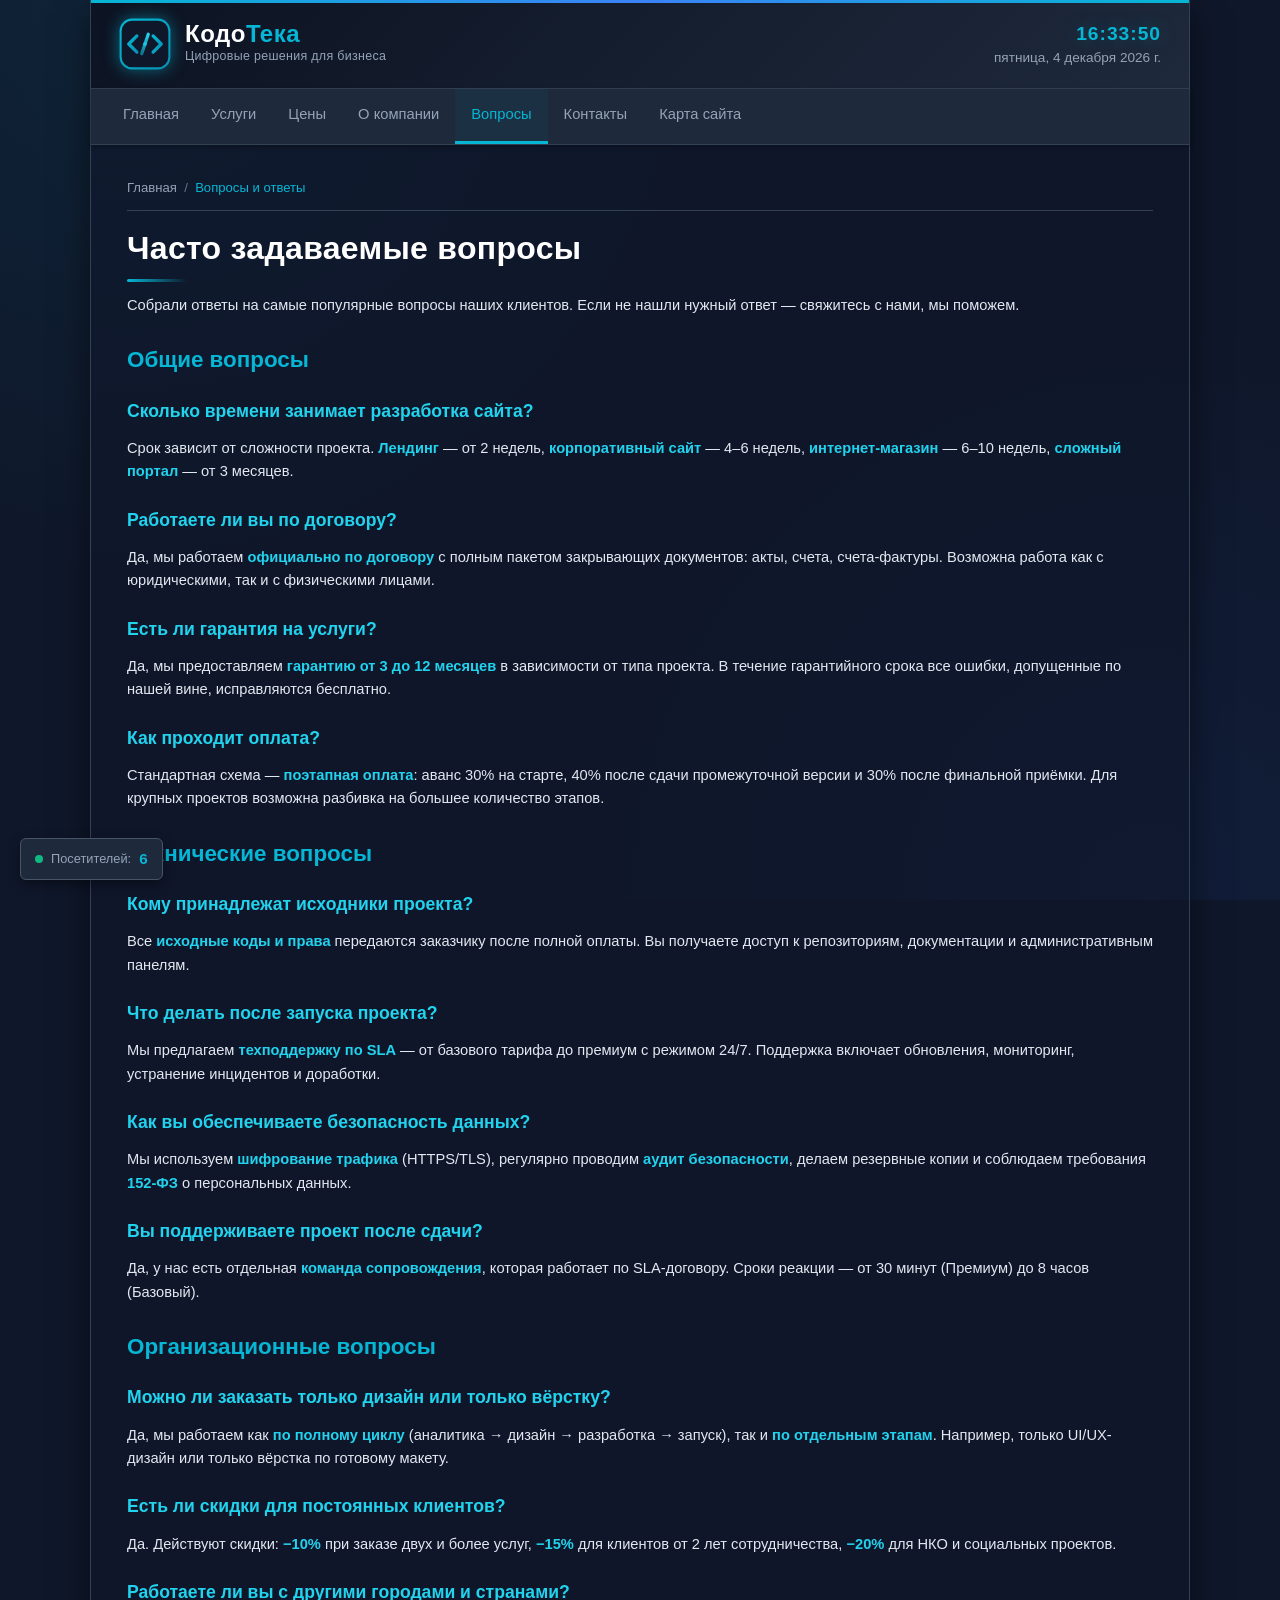
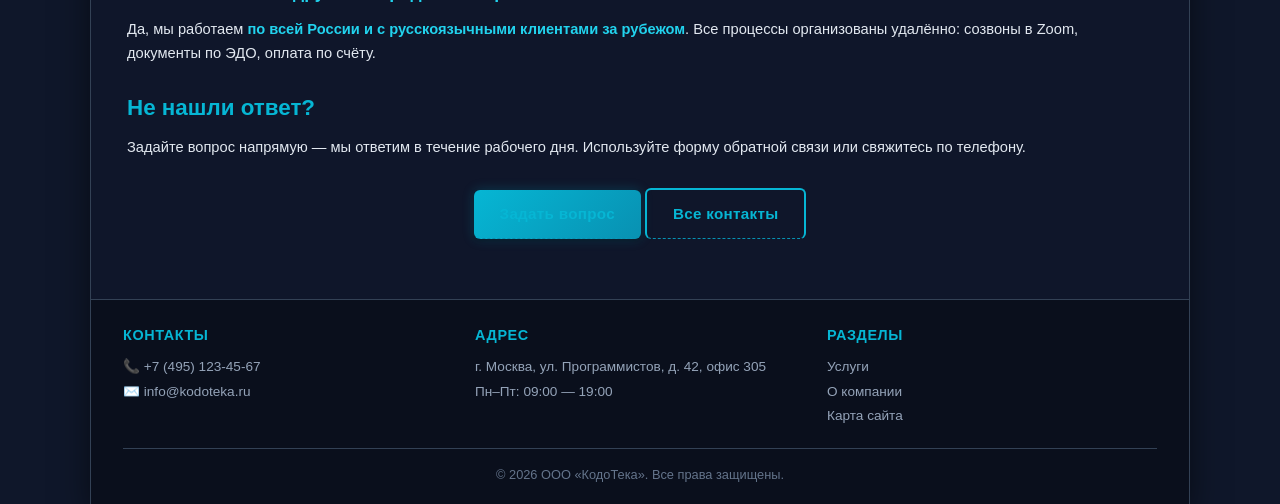
<file: template/faq.html>
<!DOCTYPE html>
<html lang="ru">
<head>
    <meta charset="UTF-8">
    <meta name="viewport" content="width=device-width, initial-scale=1.0">
    <meta name="description" content="Часто задаваемые вопросы о работе с КодоТека: сроки разработки, договор, гарантия, оплата, поддержка и безопасность данных. Ответы на популярные вопросы клиентов.">
    <meta name="keywords" content="вопросы и ответы, FAQ, сроки разработки, гарантия на сайт, договор, оплата, техподдержка, КодоТека">
    <meta name="author" content="КодоТека">
    <title>Вопросы и ответы — КодоТека</title>
    <link rel="icon" type="image/svg+xml" href="../images/logo.svg">
    <link rel="stylesheet" href="../css/style.css">
</head>
<body>

<div class="wrapper">

    <div class="header">
        <a href="../index.html" class="logo-block" title="На главную">
            <img src="../image/logo.svg" alt="Логотип компании КодоТека">
            <div class="logo-text">
                <div class="site-title">Кодо<span>Тека</span></div>
                <div class="site-slogan">Цифровые решения для бизнеса</div>
            </div>
        </a>
        <div class="header-clock">
            <span class="time" id="liveClock">00:00:00</span>
            <span id="liveDate">—</span>
        </div>
    </div>

    <div class="nav">
        <a href="../index.html">Главная</a>
        <a href="services.html">Услуги</a>
        <a href="prices.html">Цены</a>
        <a href="about.html">О компании</a>
        <a href="faq.html">Вопросы</a>
        <a href="contact.html">Контакты</a>
        <a href="../sitemap.html">Карта сайта</a>
    </div>

    <div class="content">

        <div class="breadcrumbs">
            <a href="../index.html">Главная</a> &nbsp;/&nbsp; <span>Вопросы и ответы</span>
        </div>

        <h1>Часто задаваемые вопросы</h1>
        <p>
            Собрали ответы на самые популярные вопросы наших клиентов.
            Если не нашли нужный ответ — свяжитесь с нами, мы поможем.
        </p>

        <h2>Общие вопросы</h2>

        <h3>Сколько времени занимает разработка сайта?</h3>
        <p>
            Срок зависит от сложности проекта. <strong>Лендинг</strong> —
            от 2 недель, <strong>корпоративный сайт</strong> — 4–6 недель,
            <strong>интернет-магазин</strong> — 6–10 недель,
            <strong>сложный портал</strong> — от 3 месяцев.
        </p>

        <h3>Работаете ли вы по договору?</h3>
        <p>
            Да, мы работаем <strong>официально по договору</strong>
            с полным пакетом закрывающих документов: акты, счета, счета-фактуры.
            Возможна работа как с юридическими, так и с физическими лицами.
        </p>

        <h3>Есть ли гарантия на услуги?</h3>
        <p>
            Да, мы предоставляем <strong>гарантию от 3 до 12 месяцев</strong>
            в зависимости от типа проекта. В течение гарантийного срока
            все ошибки, допущенные по нашей вине, исправляются бесплатно.
        </p>

        <h3>Как проходит оплата?</h3>
        <p>
            Стандартная схема — <strong>поэтапная оплата</strong>:
            аванс 30% на старте, 40% после сдачи промежуточной версии
            и 30% после финальной приёмки. Для крупных проектов
            возможна разбивка на большее количество этапов.
        </p>

        <h2>Технические вопросы</h2>

        <h3>Кому принадлежат исходники проекта?</h3>
        <p>
            Все <strong>исходные коды и права</strong> передаются заказчику
            после полной оплаты. Вы получаете доступ к репозиториям,
            документации и административным панелям.
        </p>

        <h3>Что делать после запуска проекта?</h3>
        <p>
            Мы предлагаем <strong>техподдержку по SLA</strong> — от базового
            тарифа до премиум с режимом 24/7. Поддержка включает обновления,
            мониторинг, устранение инцидентов и доработки.
        </p>

        <h3>Как вы обеспечиваете безопасность данных?</h3>
        <p>
            Мы используем <strong>шифрование трафика</strong> (HTTPS/TLS),
            регулярно проводим <strong>аудит безопасности</strong>,
            делаем резервные копии и соблюдаем требования
            <strong>152-ФЗ</strong> о персональных данных.
        </p>

        <h3>Вы поддерживаете проект после сдачи?</h3>
        <p>
            Да, у нас есть отдельная <strong>команда сопровождения</strong>,
            которая работает по SLA-договору. Сроки реакции —
            от 30 минут (Премиум) до 8 часов (Базовый).
        </p>

        <h2>Организационные вопросы</h2>

        <h3>Можно ли заказать только дизайн или только вёрстку?</h3>
        <p>
            Да, мы работаем как <strong>по полному циклу</strong>
            (аналитика → дизайн → разработка → запуск), так и
            <strong>по отдельным этапам</strong>. Например, только
            UI/UX-дизайн или только вёрстка по готовому макету.
        </p>

        <h3>Есть ли скидки для постоянных клиентов?</h3>
        <p>
            Да. Действуют скидки: <strong>−10%</strong> при заказе
            двух и более услуг, <strong>−15%</strong> для клиентов
            от 2 лет сотрудничества, <strong>−20%</strong> для НКО
            и социальных проектов.
        </p>

        <h3>Работаете ли вы с другими городами и странами?</h3>
        <p>
            Да, мы работаем <strong>по всей России и с русскоязычными
            клиентами за рубежом</strong>. Все процессы организованы
            удалённо: созвоны в Zoom, документы по ЭДО, оплата по счёту.
        </p>

        <h2>Не нашли ответ?</h2>
        <p>
            Задайте вопрос напрямую — мы ответим в течение рабочего дня.
            Используйте форму обратной связи или свяжитесь по телефону.
        </p>

        <div class="btn-center">
            <a href="#contactModal" class="btn" data-modal="#contactModal">Задать вопрос</a>
            <a href="contact.html" class="btn btn-outline">Все контакты</a>
        </div>

    </div>

    <div class="footer">
        <div class="footer-inner">
            <div class="footer-col">
                <h4>Контакты</h4>
                <p>📞 <a href="tel:+74951234567">+7 (495) 123-45-67</a></p>
                <p>✉️ <a href="mailto:info@kodoteka.ru">info@kodoteka.ru</a></p>
            </div>
            <div class="footer-col">
                <h4>Адрес</h4>
                <p>г. Москва, ул. Программистов, д. 42, офис 305</p>
                <p>Пн–Пт: 09:00 — 19:00</p>
            </div>
            <div class="footer-col">
                <h4>Разделы</h4>
                <p><a href="services.html">Услуги</a></p>
                <p><a href="about.html">О компании</a></p>
                <p><a href="../sitemap.html">Карта сайта</a></p>
            </div>
        </div>
        <div class="footer-copy">
            © 2026 ООО «КодоТека». Все права защищены.
        </div>
    </div>

</div>

<div id="contactModal" class="modal" role="dialog" aria-modal="true">
    <div class="modal-content">
        <button class="modal-close" aria-label="Закрыть">&times;</button>
        <h2>Задать вопрос</h2>
        <form data-form novalidate>
            <label for="faq-name">Имя:</label>
            <input type="text" id="faq-name" name="name" required>

            <label for="faq-email">Email:</label>
            <input type="email" id="faq-email" name="email" required>

            <label for="faq-msg">Ваш вопрос:</label>
            <textarea id="faq-msg" name="message" required></textarea>

            <div class="btn-center">
                <button type="submit" class="btn">Отправить</button>
            </div>
        </form>
    </div>
</div>

<script src="../js/scripts.js"></script>
</body>
</html>
</file>
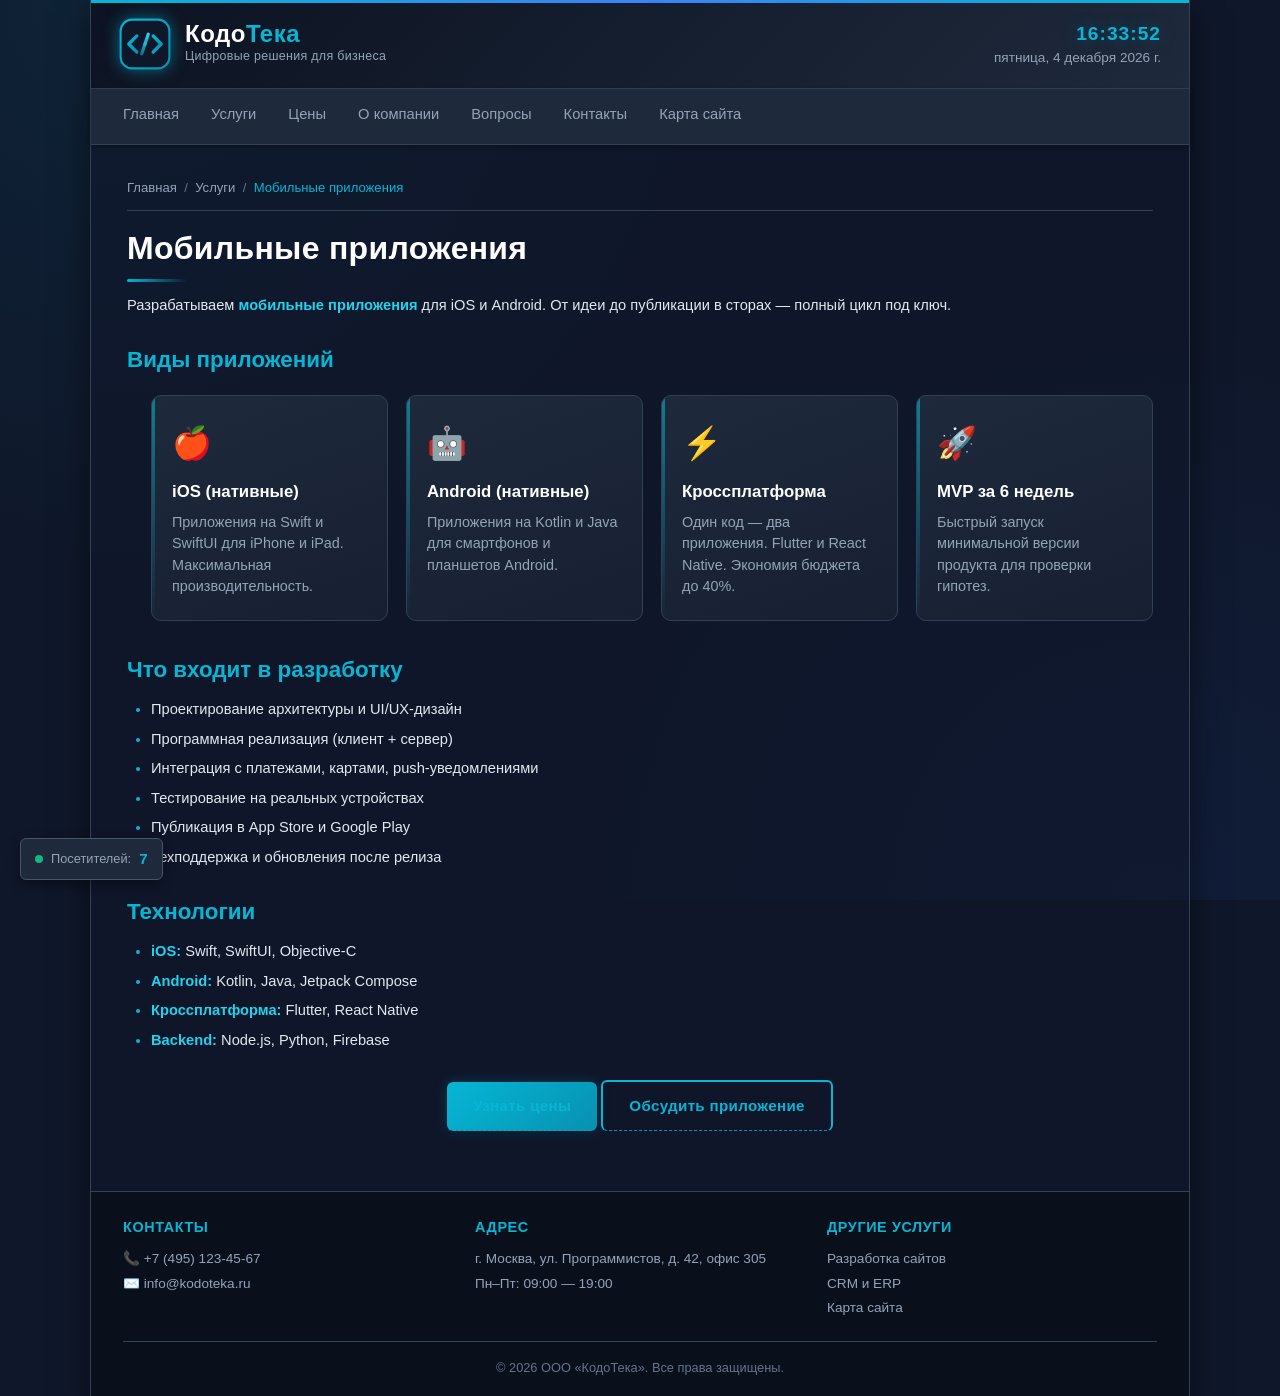
<file: template/mobile.html>
<!DOCTYPE html>
<html lang="ru">
<head>
    <meta charset="UTF-8">
    <meta name="viewport" content="width=device-width, initial-scale=1.0">
    <meta name="description" content="Разработка мобильных приложений для iOS и Android в КодоТека. Нативные и кроссплатформенные решения, публикация в App Store и Google Play, поддержка после релиза.">
    <meta name="keywords" content="разработка мобильных приложений, приложения iOS, приложения Android, кроссплатформенная разработка, Flutter, React Native, заказать приложение">
    <meta name="author" content="КодоТека">
    <title>Мобильные приложения — КодоТека</title>
    <link rel="icon" type="image/svg+xml" href="../images/logo.svg">
    <link rel="stylesheet" href="../css/style.css">
</head>
<body>

<div class="wrapper">

    <div class="header">
        <a href="../index.html" class="logo-block" title="На главную">
            <img src="../image/logo.svg" alt="Логотип компании КодоТека">
            <div class="logo-text">
                <div class="site-title">Кодо<span>Тека</span></div>
                <div class="site-slogan">Цифровые решения для бизнеса</div>
            </div>
        </a>
        <div class="header-clock">
            <span class="time" id="liveClock">00:00:00</span>
            <span id="liveDate">—</span>
        </div>
    </div>

    <div class="nav">
        <a href="../index.html">Главная</a>
        <a href="services.html">Услуги</a>
        <a href="prices.html">Цены</a>
        <a href="about.html">О компании</a>
        <a href="faq.html">Вопросы</a>
        <a href="contact.html">Контакты</a>
        <a href="../sitemap.html">Карта сайта</a>
    </div>

    <div class="content">

        <div class="breadcrumbs">
            <a href="../index.html">Главная</a> &nbsp;/&nbsp;
            <a href="services.html">Услуги</a> &nbsp;/&nbsp;
            <span>Мобильные приложения</span>
        </div>

        <h1>Мобильные приложения</h1>
        <p>
            Разрабатываем <strong>мобильные приложения</strong> для iOS и Android.
            От идеи до публикации в сторах — полный цикл под ключ.
        </p>

        <h2>Виды приложений</h2>

        <ul class="cards">
            <li class="card">
                <span class="card-icon">🍎</span>
                <div class="card-title">iOS (нативные)</div>
                <div class="card-text">
                    Приложения на Swift и SwiftUI для iPhone и iPad.
                    Максимальная производительность.
                </div>
            </li>
            <li class="card">
                <span class="card-icon">🤖</span>
                <div class="card-title">Android (нативные)</div>
                <div class="card-text">
                    Приложения на Kotlin и Java для смартфонов и планшетов
                    Android.
                </div>
            </li>
            <li class="card">
                <span class="card-icon">⚡</span>
                <div class="card-title">Кроссплатформа</div>
                <div class="card-text">
                    Один код — два приложения. Flutter и React Native.
                    Экономия бюджета до 40%.
                </div>
            </li>
            <li class="card">
                <span class="card-icon">🚀</span>
                <div class="card-title">MVP за 6 недель</div>
                <div class="card-text">
                    Быстрый запуск минимальной версии продукта
                    для проверки гипотез.
                </div>
            </li>
        </ul>

        <h2>Что входит в разработку</h2>
        <ul>
            <li>Проектирование архитектуры и UI/UX-дизайн</li>
            <li>Программная реализация (клиент + сервер)</li>
            <li>Интеграция с платежами, картами, push-уведомлениями</li>
            <li>Тестирование на реальных устройствах</li>
            <li>Публикация в App Store и Google Play</li>
            <li>Техподдержка и обновления после релиза</li>
        </ul>

        <h2>Технологии</h2>
        <ul>
            <li><strong>iOS:</strong> Swift, SwiftUI, Objective-C</li>
            <li><strong>Android:</strong> Kotlin, Java, Jetpack Compose</li>
            <li><strong>Кроссплатформа:</strong> Flutter, React Native</li>
            <li><strong>Backend:</strong> Node.js, Python, Firebase</li>
        </ul>

        <div class="btn-center">
            <a href="prices.html" class="btn">Узнать цены</a>
            <a href="#contactModal" class="btn btn-outline" data-modal="#contactModal">Обсудить приложение</a>
        </div>

    </div>

    <div class="footer">
        <div class="footer-inner">
            <div class="footer-col">
                <h4>Контакты</h4>
                <p>📞 <a href="tel:+74951234567">+7 (495) 123-45-67</a></p>
                <p>✉️ <a href="mailto:info@kodoteka.ru">info@kodoteka.ru</a></p>
            </div>
            <div class="footer-col">
                <h4>Адрес</h4>
                <p>г. Москва, ул. Программистов, д. 42, офис 305</p>
                <p>Пн–Пт: 09:00 — 19:00</p>
            </div>
            <div class="footer-col">
                <h4>Другие услуги</h4>
                <p><a href="web.html">Разработка сайтов</a></p>
                <p><a href="crm.html">CRM и ERP</a></p>
                <p><a href="../sitemap.html">Карта сайта</a></p>
            </div>
        </div>
        <div class="footer-copy">
            © 2026 ООО «КодоТека». Все права защищены.
        </div>
    </div>

</div>

<div id="contactModal" class="modal" role="dialog" aria-modal="true">
    <div class="modal-content">
        <button class="modal-close" aria-label="Закрыть">&times;</button>
        <h2>Обсудить приложение</h2>
        <form data-form novalidate>
            <label for="mob-name">Имя:</label>
            <input type="text" id="mob-name" name="name" required>

            <label for="mob-email">Email:</label>
            <input type="email" id="mob-email" name="email" required>

            <label for="mob-msg">Опишите идею приложения:</label>
            <textarea id="mob-msg" name="message" required></textarea>

            <div class="btn-center">
                <button type="submit" class="btn">Отправить</button>
            </div>
        </form>
    </div>
</div>

<script src="../js/scripts.js"></script>
</body>
</html>
</file>
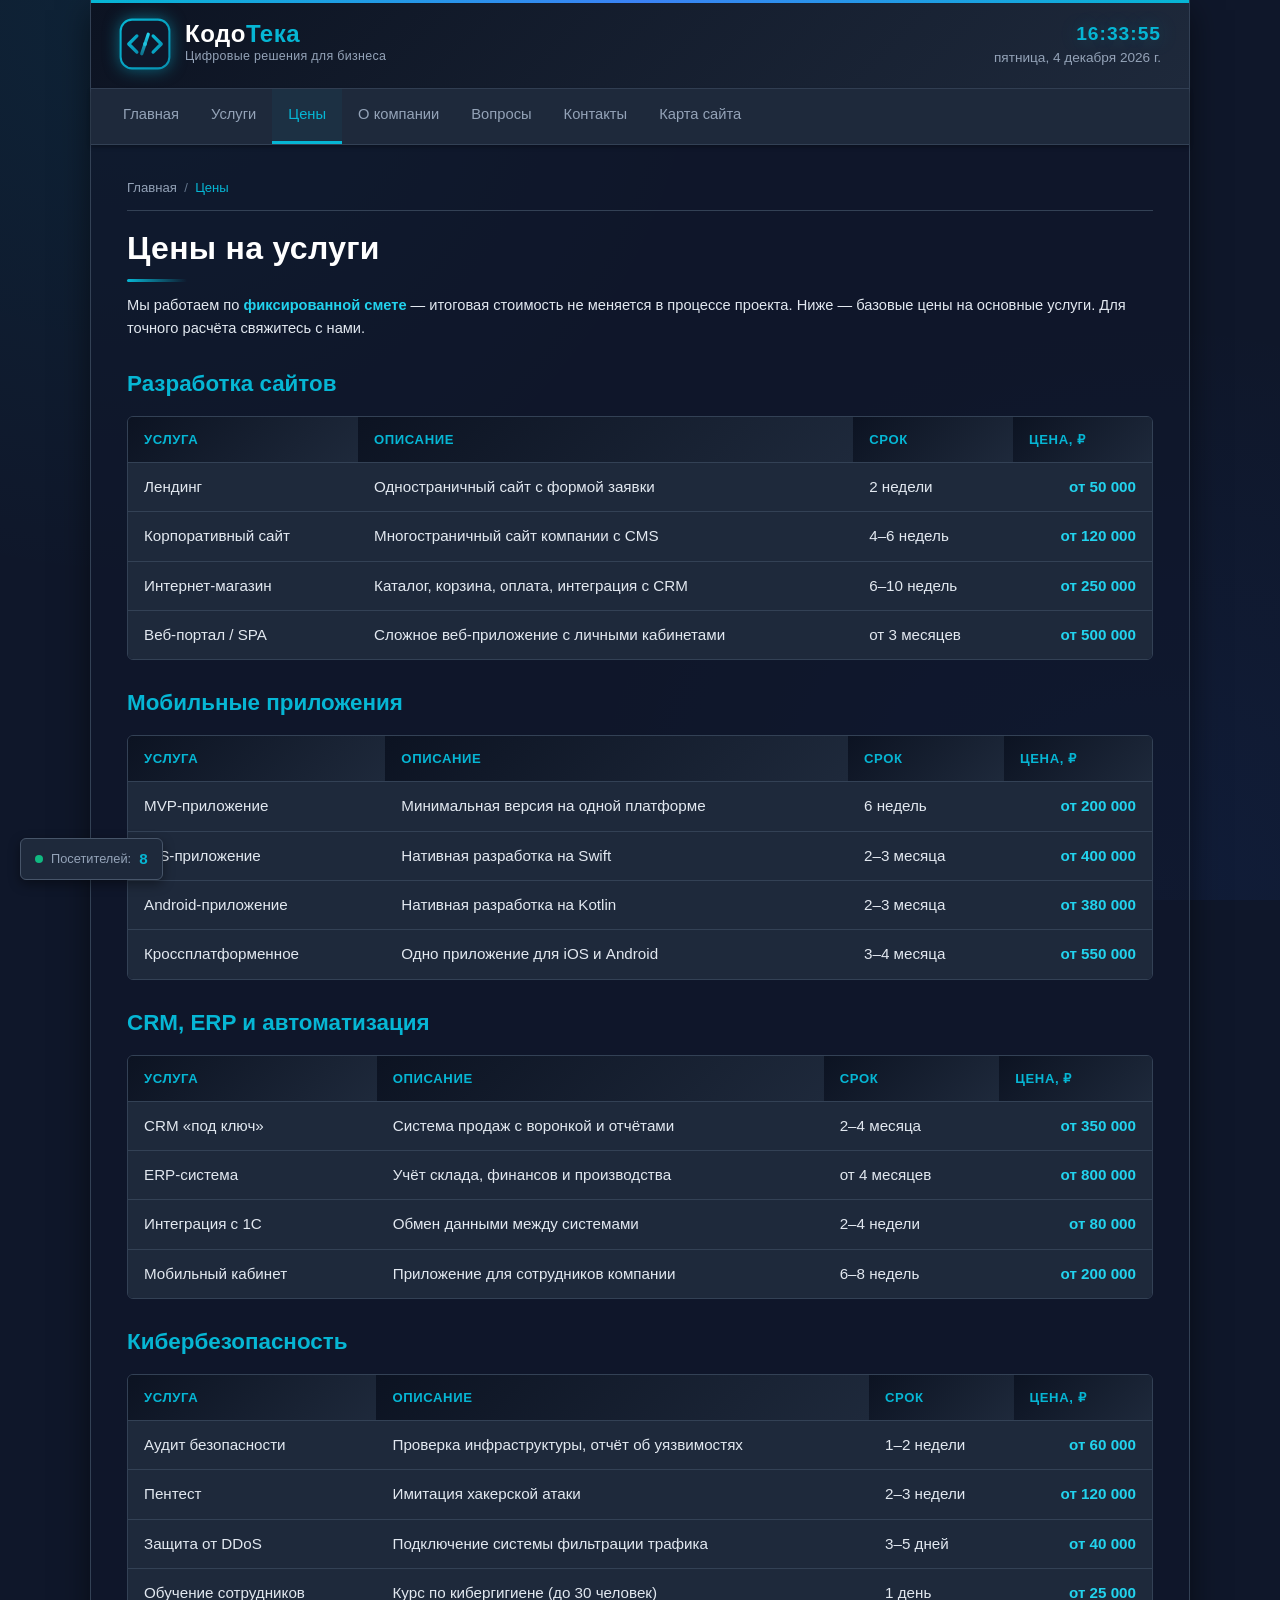
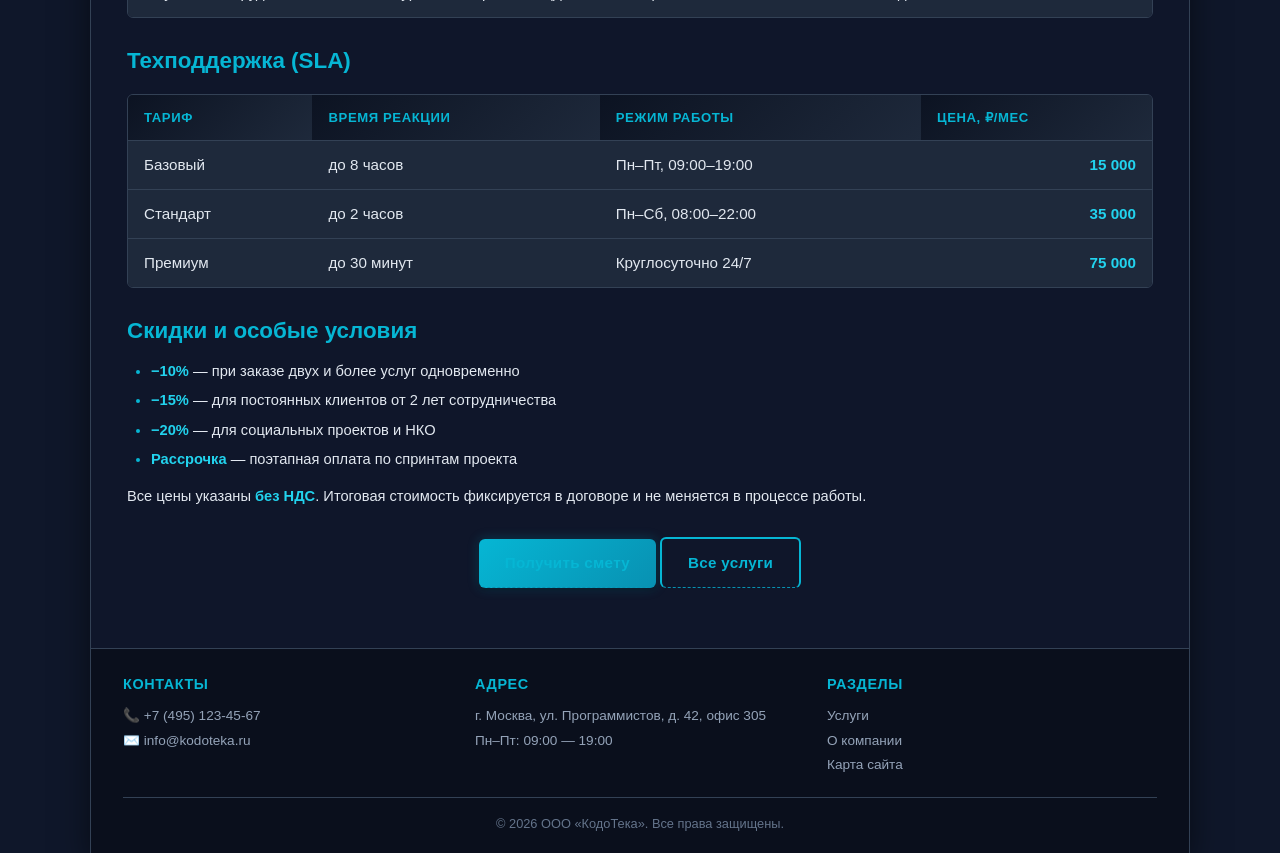
<file: template/prices.html>
<!DOCTYPE html>
<html lang="ru">
<head>
    <meta charset="UTF-8">
    <meta name="viewport" content="width=device-width, initial-scale=1.0">
    <meta name="description" content="Цены на услуги КодоТека: разработка сайтов, мобильных приложений, CRM-систем, аудит безопасности и техподдержка. Прозрачные тарифы и скидки для постоянных клиентов.">
    <meta name="keywords" content="цены на разработку сайтов, стоимость мобильного приложения, цена CRM, аудит безопасности стоимость, тарифы техподдержки, КодоТека">
    <meta name="author" content="КодоТека">
    <title>Цены — КодоТека</title>
    <link rel="icon" type="image/svg+xml" href="../images/logo.svg">
    <link rel="stylesheet" href="../css/style.css">
</head>
<body>

<div class="wrapper">

    <div class="header">
        <a href="../index.html" class="logo-block" title="На главную">
            <img src="../image/logo.svg" alt="Логотип компании КодоТека">
            <div class="logo-text">
                <div class="site-title">Кодо<span>Тека</span></div>
                <div class="site-slogan">Цифровые решения для бизнеса</div>
            </div>
        </a>
        <div class="header-clock">
            <span class="time" id="liveClock">00:00:00</span>
            <span id="liveDate">—</span>
        </div>
    </div>

    <div class="nav">
        <a href="../index.html">Главная</a>
        <a href="services.html">Услуги</a>
        <a href="prices.html">Цены</a>
        <a href="about.html">О компании</a>
        <a href="faq.html">Вопросы</a>
        <a href="contact.html">Контакты</a>
        <a href="../sitemap.html">Карта сайта</a>
    </div>

    <div class="content">

        <div class="breadcrumbs">
            <a href="../index.html">Главная</a> &nbsp;/&nbsp; <span>Цены</span>
        </div>

        <h1>Цены на услуги</h1>
        <p>
            Мы работаем по <strong>фиксированной смете</strong> — итоговая
            стоимость не меняется в процессе проекта. Ниже — базовые цены
            на основные услуги. Для точного расчёта свяжитесь с нами.
        </p>

        <h2>Разработка сайтов</h2>
        <div class="table-wrap">
            <table>
                <thead>
                    <tr>
                        <th>Услуга</th>
                        <th>Описание</th>
                        <th>Срок</th>
                        <th>Цена, ₽</th>
                    </tr>
                </thead>
                <tbody>
                    <tr>
                        <td>Лендинг</td>
                        <td>Одностраничный сайт с формой заявки</td>
                        <td>2 недели</td>
                        <td>от 50 000</td>
                    </tr>
                    <tr>
                        <td>Корпоративный сайт</td>
                        <td>Многостраничный сайт компании с CMS</td>
                        <td>4–6 недель</td>
                        <td>от 120 000</td>
                    </tr>
                    <tr>
                        <td>Интернет-магазин</td>
                        <td>Каталог, корзина, оплата, интеграция с CRM</td>
                        <td>6–10 недель</td>
                        <td>от 250 000</td>
                    </tr>
                    <tr>
                        <td>Веб-портал / SPA</td>
                        <td>Сложное веб-приложение с личными кабинетами</td>
                        <td>от 3 месяцев</td>
                        <td>от 500 000</td>
                    </tr>
                </tbody>
            </table>
        </div>

        <h2>Мобильные приложения</h2>
        <div class="table-wrap">
            <table>
                <thead>
                    <tr>
                        <th>Услуга</th>
                        <th>Описание</th>
                        <th>Срок</th>
                        <th>Цена, ₽</th>
                    </tr>
                </thead>
                <tbody>
                    <tr>
                        <td>MVP-приложение</td>
                        <td>Минимальная версия на одной платформе</td>
                        <td>6 недель</td>
                        <td>от 200 000</td>
                    </tr>
                    <tr>
                        <td>iOS-приложение</td>
                        <td>Нативная разработка на Swift</td>
                        <td>2–3 месяца</td>
                        <td>от 400 000</td>
                    </tr>
                    <tr>
                        <td>Android-приложение</td>
                        <td>Нативная разработка на Kotlin</td>
                        <td>2–3 месяца</td>
                        <td>от 380 000</td>
                    </tr>
                    <tr>
                        <td>Кроссплатформенное</td>
                        <td>Одно приложение для iOS и Android</td>
                        <td>3–4 месяца</td>
                        <td>от 550 000</td>
                    </tr>
                </tbody>
            </table>
        </div>

        <h2>CRM, ERP и автоматизация</h2>
        <div class="table-wrap">
            <table>
                <thead>
                    <tr>
                        <th>Услуга</th>
                        <th>Описание</th>
                        <th>Срок</th>
                        <th>Цена, ₽</th>
                    </tr>
                </thead>
                <tbody>
                    <tr>
                        <td>CRM «под ключ»</td>
                        <td>Система продаж с воронкой и отчётами</td>
                        <td>2–4 месяца</td>
                        <td>от 350 000</td>
                    </tr>
                    <tr>
                        <td>ERP-система</td>
                        <td>Учёт склада, финансов и производства</td>
                        <td>от 4 месяцев</td>
                        <td>от 800 000</td>
                    </tr>
                    <tr>
                        <td>Интеграция с 1С</td>
                        <td>Обмен данными между системами</td>
                        <td>2–4 недели</td>
                        <td>от 80 000</td>
                    </tr>
                    <tr>
                        <td>Мобильный кабинет</td>
                        <td>Приложение для сотрудников компании</td>
                        <td>6–8 недель</td>
                        <td>от 200 000</td>
                    </tr>
                </tbody>
            </table>
        </div>

        <h2>Кибербезопасность</h2>
        <div class="table-wrap">
            <table>
                <thead>
                    <tr>
                        <th>Услуга</th>
                        <th>Описание</th>
                        <th>Срок</th>
                        <th>Цена, ₽</th>
                    </tr>
                </thead>
                <tbody>
                    <tr>
                        <td>Аудит безопасности</td>
                        <td>Проверка инфраструктуры, отчёт об уязвимостях</td>
                        <td>1–2 недели</td>
                        <td>от 60 000</td>
                    </tr>
                    <tr>
                        <td>Пентест</td>
                        <td>Имитация хакерской атаки</td>
                        <td>2–3 недели</td>
                        <td>от 120 000</td>
                    </tr>
                    <tr>
                        <td>Защита от DDoS</td>
                        <td>Подключение системы фильтрации трафика</td>
                        <td>3–5 дней</td>
                        <td>от 40 000</td>
                    </tr>
                    <tr>
                        <td>Обучение сотрудников</td>
                        <td>Курс по кибергигиене (до 30 человек)</td>
                        <td>1 день</td>
                        <td>от 25 000</td>
                    </tr>
                </tbody>
            </table>
        </div>

        <h2>Техподдержка (SLA)</h2>
        <div class="table-wrap">
            <table>
                <thead>
                    <tr>
                        <th>Тариф</th>
                        <th>Время реакции</th>
                        <th>Режим работы</th>
                        <th>Цена, ₽/мес</th>
                    </tr>
                </thead>
                <tbody>
                    <tr>
                        <td>Базовый</td>
                        <td>до 8 часов</td>
                        <td>Пн–Пт, 09:00–19:00</td>
                        <td>15 000</td>
                    </tr>
                    <tr>
                        <td>Стандарт</td>
                        <td>до 2 часов</td>
                        <td>Пн–Сб, 08:00–22:00</td>
                        <td>35 000</td>
                    </tr>
                    <tr>
                        <td>Премиум</td>
                        <td>до 30 минут</td>
                        <td>Круглосуточно 24/7</td>
                        <td>75 000</td>
                    </tr>
                </tbody>
            </table>
        </div>

        <h2>Скидки и особые условия</h2>
        <ul>
            <li><strong>−10%</strong> — при заказе двух и более услуг одновременно</li>
            <li><strong>−15%</strong> — для постоянных клиентов от 2 лет сотрудничества</li>
            <li><strong>−20%</strong> — для социальных проектов и НКО</li>
            <li><strong>Рассрочка</strong> — поэтапная оплата по спринтам проекта</li>
        </ul>

        <p>
            Все цены указаны <strong>без НДС</strong>. Итоговая стоимость
            фиксируется в договоре и не меняется в процессе работы.
        </p>

        <div class="btn-center">
            <a href="#contactModal" class="btn" data-modal="#contactModal">Получить смету</a>
            <a href="services.html" class="btn btn-outline">Все услуги</a>
        </div>

    </div>

    <div class="footer">
        <div class="footer-inner">
            <div class="footer-col">
                <h4>Контакты</h4>
                <p>📞 <a href="tel:+74951234567">+7 (495) 123-45-67</a></p>
                <p>✉️ <a href="mailto:info@kodoteka.ru">info@kodoteka.ru</a></p>
            </div>
            <div class="footer-col">
                <h4>Адрес</h4>
                <p>г. Москва, ул. Программистов, д. 42, офис 305</p>
                <p>Пн–Пт: 09:00 — 19:00</p>
            </div>
            <div class="footer-col">
                <h4>Разделы</h4>
                <p><a href="services.html">Услуги</a></p>
                <p><a href="about.html">О компании</a></p>
                <p><a href="../sitemap.html">Карта сайта</a></p>
            </div>
        </div>
        <div class="footer-copy">
            © 2026 ООО «КодоТека». Все права защищены.
        </div>
    </div>

</div>

<div id="contactModal" class="modal" role="dialog" aria-modal="true">
    <div class="modal-content">
        <button class="modal-close" aria-label="Закрыть">&times;</button>
        <h2>Получить смету</h2>
        <form data-form novalidate>
            <label for="prc-name">Имя:</label>
            <input type="text" id="prc-name" name="name" required>

            <label for="prc-email">Email:</label>
            <input type="email" id="prc-email" name="email" required>

            <label for="prc-msg">Какая услуга интересует?</label>
            <textarea id="prc-msg" name="message" required></textarea>

            <div class="btn-center">
                <button type="submit" class="btn">Отправить</button>
            </div>
        </form>
    </div>
</div>

<script src="../js/scripts.js"></script>
</body>
</html>
</file>
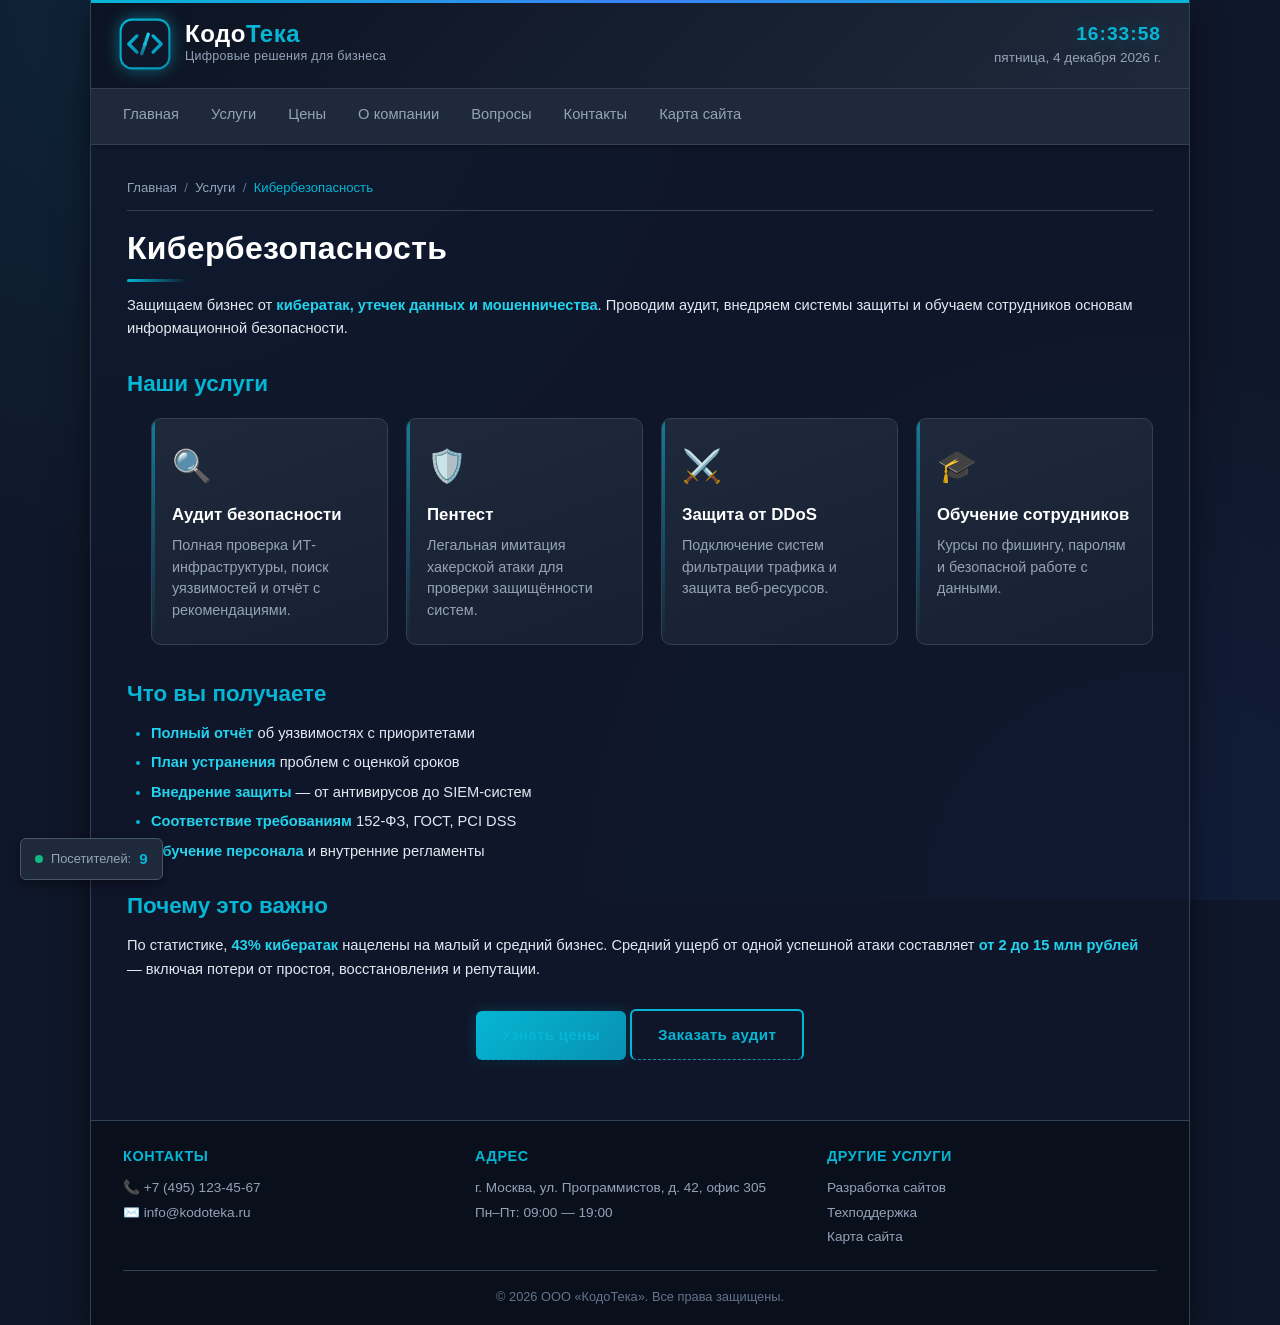
<file: template/securit.html>
<!DOCTYPE html>
<html lang="ru">
<head>
    <meta charset="UTF-8">
    <meta name="viewport" content="width=device-width, initial-scale=1.0">
    <meta name="description" content="Услуги кибербезопасности в КодоТека: аудит защищённости, пентест, защита от DDoS, обучение сотрудников, соответствие 152-ФЗ и ГОСТ. Полный аудит ИТ-инфраструктуры.">
    <meta name="keywords" content="кибербезопасность, аудит безопасности, пентест, защита от DDoS, 152-ФЗ, ГОСТ, обучение сотрудников, КодоТека">
    <meta name="author" content="КодоТека">
    <title>Кибербезопасность — КодоТека</title>
    <link rel="icon" type="image/svg+xml" href="../images/logo.svg">
    <link rel="stylesheet" href="../css/style.css">
</head>
<body>

<div class="wrapper">

    <div class="header">
        <a href="../index.html" class="logo-block" title="На главную">
            <img src="../image/logo.svg" alt="Логотип компании КодоТека">
            <div class="logo-text">
                <div class="site-title">Кодо<span>Тека</span></div>
                <div class="site-slogan">Цифровые решения для бизнеса</div>
            </div>
        </a>
        <div class="header-clock">
            <span class="time" id="liveClock">00:00:00</span>
            <span id="liveDate">—</span>
        </div>
    </div>

    <div class="nav">
        <a href="../index.html">Главная</a>
        <a href="services.html">Услуги</a>
        <a href="prices.html">Цены</a>
        <a href="about.html">О компании</a>
        <a href="faq.html">Вопросы</a>
        <a href="contact.html">Контакты</a>
        <a href="../sitemap.html">Карта сайта</a>
    </div>

    <div class="content">

        <div class="breadcrumbs">
            <a href="../index.html">Главная</a> &nbsp;/&nbsp;
            <a href="services.html">Услуги</a> &nbsp;/&nbsp;
            <span>Кибербезопасность</span>
        </div>

        <h1>Кибербезопасность</h1>
        <p>
            Защищаем бизнес от <strong>кибератак, утечек данных и мошенничества</strong>.
            Проводим аудит, внедряем системы защиты и обучаем сотрудников
            основам информационной безопасности.
        </p>

        <h2>Наши услуги</h2>

        <ul class="cards">
            <li class="card">
                <span class="card-icon">🔍</span>
                <div class="card-title">Аудит безопасности</div>
                <div class="card-text">
                    Полная проверка ИТ-инфраструктуры, поиск уязвимостей
                    и отчёт с рекомендациями.
                </div>
            </li>
            <li class="card">
                <span class="card-icon">🛡️</span>
                <div class="card-title">Пентест</div>
                <div class="card-text">
                    Легальная имитация хакерской атаки для проверки
                    защищённости систем.
                </div>
            </li>
            <li class="card">
                <span class="card-icon">⚔️</span>
                <div class="card-title">Защита от DDoS</div>
                <div class="card-text">
                    Подключение систем фильтрации трафика и защита
                    веб-ресурсов.
                </div>
            </li>
            <li class="card">
                <span class="card-icon">🎓</span>
                <div class="card-title">Обучение сотрудников</div>
                <div class="card-text">
                    Курсы по фишингу, паролям и безопасной работе
                    с данными.
                </div>
            </li>
        </ul>

        <h2>Что вы получаете</h2>
        <ul>
            <li><strong>Полный отчёт</strong> об уязвимостях с приоритетами</li>
            <li><strong>План устранения</strong> проблем с оценкой сроков</li>
            <li><strong>Внедрение защиты</strong> — от антивирусов до SIEM-систем</li>
            <li><strong>Соответствие требованиям</strong> 152-ФЗ, ГОСТ, PCI DSS</li>
            <li><strong>Обучение персонала</strong> и внутренние регламенты</li>
        </ul>

        <h2>Почему это важно</h2>
        <p>
            По статистике, <strong>43% кибератак</strong> нацелены на малый
            и средний бизнес. Средний ущерб от одной успешной атаки
            составляет <strong>от 2 до 15 млн рублей</strong> — включая потери
            от простоя, восстановления и репутации.
        </p>

        <div class="btn-center">
            <a href="prices.html" class="btn">Узнать цены</a>
            <a href="#contactModal" class="btn btn-outline" data-modal="#contactModal">Заказать аудит</a>
        </div>

    </div>

    <div class="footer">
        <div class="footer-inner">
            <div class="footer-col">
                <h4>Контакты</h4>
                <p>📞 <a href="tel:+74951234567">+7 (495) 123-45-67</a></p>
                <p>✉️ <a href="mailto:info@kodoteka.ru">info@kodoteka.ru</a></p>
            </div>
            <div class="footer-col">
                <h4>Адрес</h4>
                <p>г. Москва, ул. Программистов, д. 42, офис 305</p>
                <p>Пн–Пт: 09:00 — 19:00</p>
            </div>
            <div class="footer-col">
                <h4>Другие услуги</h4>
                <p><a href="web.html">Разработка сайтов</a></p>
                <p><a href="support.html">Техподдержка</a></p>
                <p><a href="../sitemap.html">Карта сайта</a></p>
            </div>
        </div>
        <div class="footer-copy">
            © 2026 ООО «КодоТека». Все права защищены.
        </div>
    </div>

</div>

<div id="contactModal" class="modal" role="dialog" aria-modal="true">
    <div class="modal-content">
        <button class="modal-close" aria-label="Закрыть">&times;</button>
        <h2>Заказать аудит безопасности</h2>
        <form data-form novalidate>
            <label for="sec-name">Имя:</label>
            <input type="text" id="sec-name" name="name" required>

            <label for="sec-email">Email:</label>
            <input type="email" id="sec-email" name="email" required>

            <label for="sec-msg">Опишите задачу:</label>
            <textarea id="sec-msg" name="message" required></textarea>

            <div class="btn-center">
                <button type="submit" class="btn">Отправить</button>
            </div>
        </form>
    </div>
</div>

<script src="../js/scripts.js"></script>
</body>
</html>
</file>
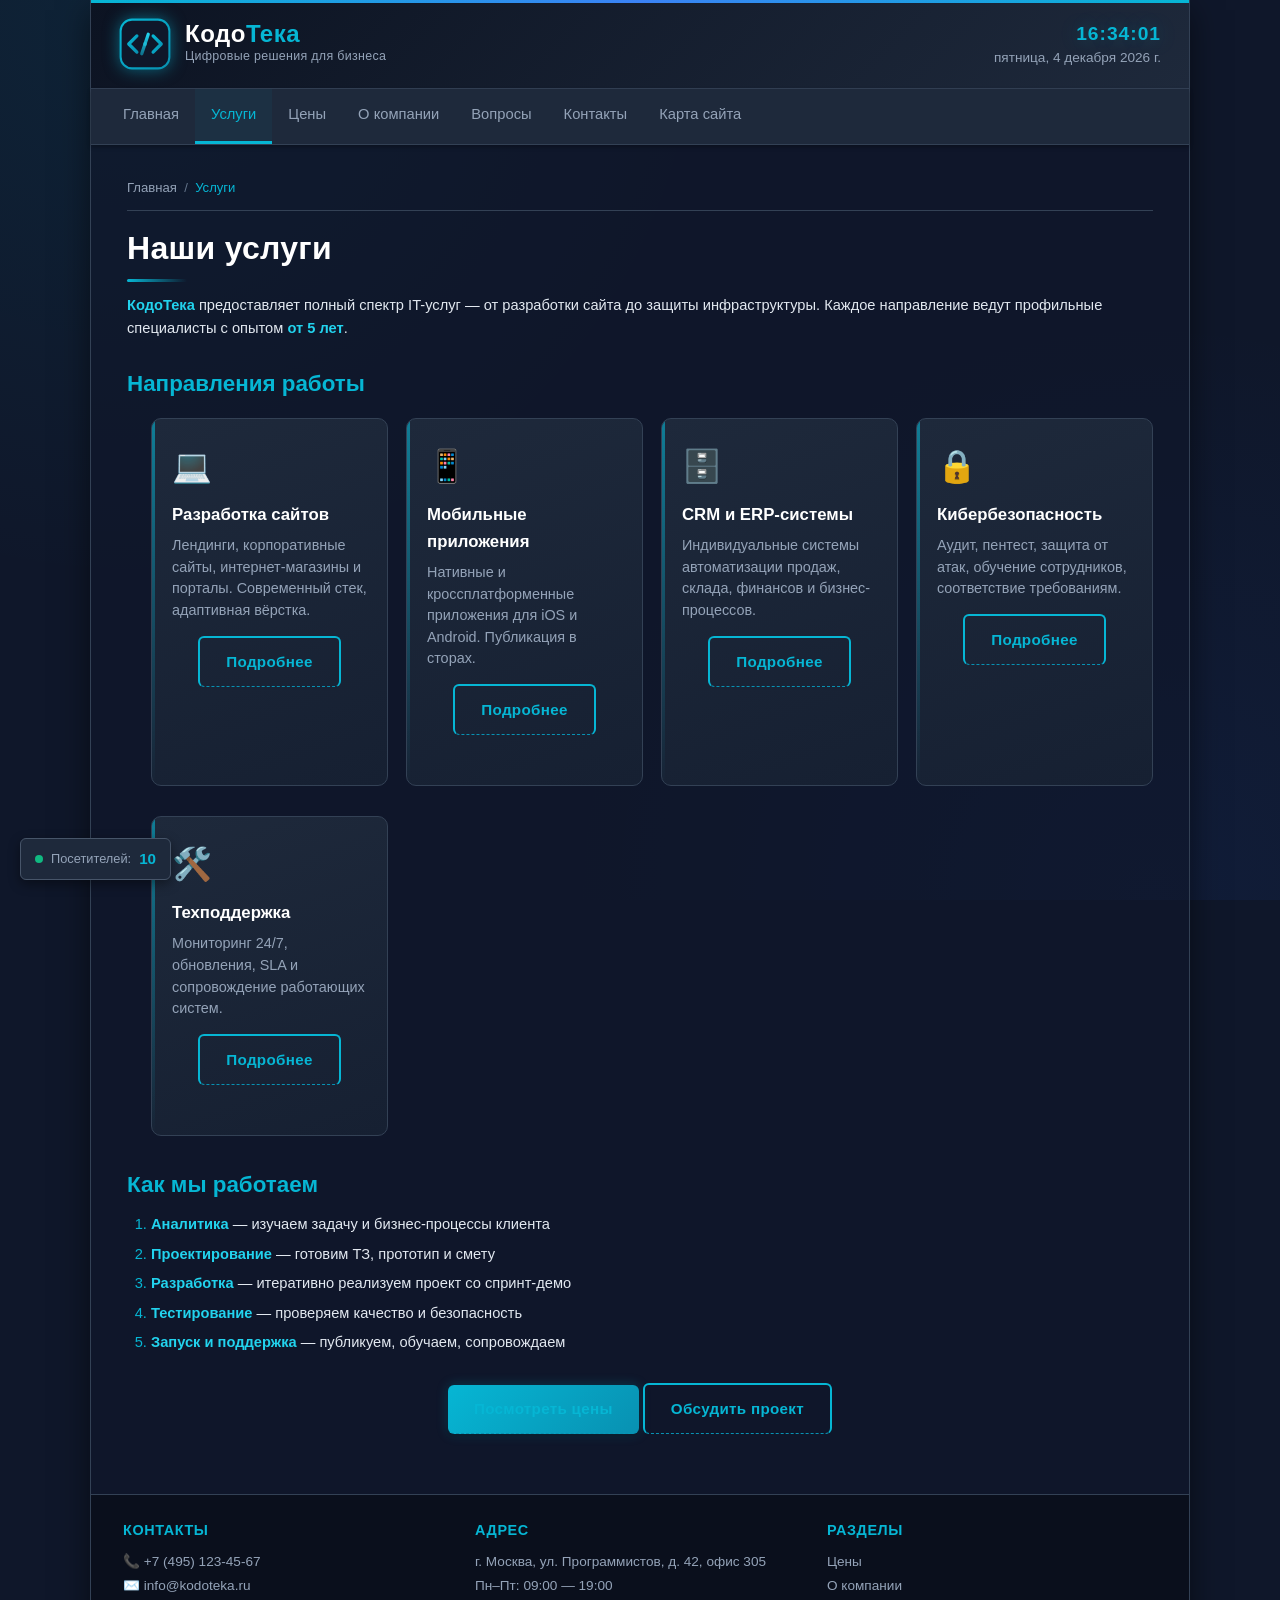
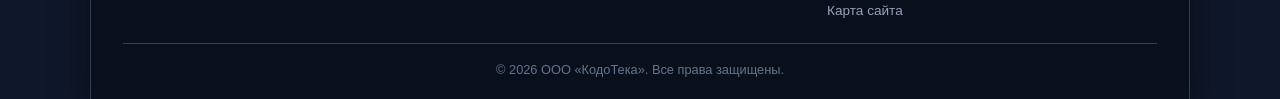
<file: template/services.html>
<!DOCTYPE html>
<html lang="ru">
<head>
    <meta charset="UTF-8">
    <meta name="viewport" content="width=device-width, initial-scale=1.0">
    <meta name="description" content="Услуги КодоТека: разработка сайтов, мобильные приложения, CRM/ERP-системы, кибербезопасность, техподдержка и IT-консалтинг. Полный цикл разработки под ключ.">
    <meta name="keywords" content="услуги IT-компании, разработка сайтов, мобильные приложения, CRM, ERP, кибербезопасность, техподдержка, КодоТека">
    <meta name="author" content="КодоТека">
    <title>Услуги — КодоТека</title>
    <link rel="icon" type="image/svg+xml" href="../images/logo.svg">
    <link rel="stylesheet" href="../css/style.css">
</head>
<body>

<div class="wrapper">

    <div class="header">
        <a href="../index.html" class="logo-block" title="На главную">
            <img src="../image/logo.svg" alt="Логотип компании КодоТека">
            <div class="logo-text">
                <div class="site-title">Кодо<span>Тека</span></div>
                <div class="site-slogan">Цифровые решения для бизнеса</div>
            </div>
        </a>
        <div class="header-clock">
            <span class="time" id="liveClock">00:00:00</span>
            <span id="liveDate">—</span>
        </div>
    </div>

    <div class="nav">
        <a href="../index.html">Главная</a>
        <a href="services.html">Услуги</a>
        <a href="prices.html">Цены</a>
        <a href="about.html">О компании</a>
        <a href="faq.html">Вопросы</a>
        <a href="contact.html">Контакты</a>
        <a href="../sitemap.html">Карта сайта</a>
    </div>

    <div class="content">

        <div class="breadcrumbs">
            <a href="../index.html">Главная</a> &nbsp;/&nbsp; <span>Услуги</span>
        </div>

        <h1>Наши услуги</h1>
        <p>
            <strong>КодоТека</strong> предоставляет полный спектр IT-услуг —
            от разработки сайта до защиты инфраструктуры. Каждое направление
            ведут профильные специалисты с опытом <strong>от 5 лет</strong>.
        </p>

        <h2>Направления работы</h2>

        <ul class="cards">
            <li class="card">
                <span class="card-icon">💻</span>
                <div class="card-title">Разработка сайтов</div>
                <div class="card-text">
                    Лендинги, корпоративные сайты, интернет-магазины и порталы.
                    Современный стек, адаптивная вёрстка.
                </div>
                <div class="btn-center" style="margin-top:14px;">
                    <a href="web.html" class="btn btn-outline">Подробнее</a>
                </div>
            </li>
            <li class="card">
                <span class="card-icon">📱</span>
                <div class="card-title">Мобильные приложения</div>
                <div class="card-text">
                    Нативные и кроссплатформенные приложения для iOS и Android.
                    Публикация в сторах.
                </div>
                <div class="btn-center" style="margin-top:14px;">
                    <a href="mobile.html" class="btn btn-outline">Подробнее</a>
                </div>
            </li>
            <li class="card">
                <span class="card-icon">🗄️</span>
                <div class="card-title">CRM и ERP-системы</div>
                <div class="card-text">
                    Индивидуальные системы автоматизации продаж, склада,
                    финансов и бизнес-процессов.
                </div>
                <div class="btn-center" style="margin-top:14px;">
                    <a href="crm.html" class="btn btn-outline">Подробнее</a>
                </div>
            </li>
            <li class="card">
                <span class="card-icon">🔒</span>
                <div class="card-title">Кибербезопасность</div>
                <div class="card-text">
                    Аудит, пентест, защита от атак, обучение сотрудников,
                    соответствие требованиям.
                </div>
                <div class="btn-center" style="margin-top:14px;">
                    <a href="securit.html" class="btn btn-outline">Подробнее</a>
                </div>
            </li>
            <li class="card">
                <span class="card-icon">🛠️</span>
                <div class="card-title">Техподдержка</div>
                <div class="card-text">
                    Мониторинг 24/7, обновления, SLA и сопровождение
                    работающих систем.
                </div>
                <div class="btn-center" style="margin-top:14px;">
                    <a href="support.html" class="btn btn-outline">Подробнее</a>
                </div>
            </li>
        </ul>

        <h2>Как мы работаем</h2>
        <ol>
            <li><strong>Аналитика</strong> — изучаем задачу и бизнес-процессы клиента</li>
            <li><strong>Проектирование</strong> — готовим ТЗ, прототип и смету</li>
            <li><strong>Разработка</strong> — итеративно реализуем проект со спринт-демо</li>
            <li><strong>Тестирование</strong> — проверяем качество и безопасность</li>
            <li><strong>Запуск и поддержка</strong> — публикуем, обучаем, сопровождаем</li>
        </ol>

        <div class="btn-center">
            <a href="prices.html" class="btn">Посмотреть цены</a>
            <a href="contact.html" class="btn btn-outline">Обсудить проект</a>
        </div>

    </div>

    <div class="footer">
        <div class="footer-inner">
            <div class="footer-col">
                <h4>Контакты</h4>
                <p>📞 <a href="tel:+74951234567">+7 (495) 123-45-67</a></p>
                <p>✉️ <a href="mailto:info@kodoteka.ru">info@kodoteka.ru</a></p>
            </div>
            <div class="footer-col">
                <h4>Адрес</h4>
                <p>г. Москва, ул. Программистов, д. 42, офис 305</p>
                <p>Пн–Пт: 09:00 — 19:00</p>
            </div>
            <div class="footer-col">
                <h4>Разделы</h4>
                <p><a href="prices.html">Цены</a></p>
                <p><a href="about.html">О компании</a></p>
                <p><a href="../sitemap.html">Карта сайта</a></p>
            </div>
        </div>
        <div class="footer-copy">
            © 2026 ООО «КодоТека». Все права защищены.
        </div>
    </div>

</div>

<div id="contactModal" class="modal" role="dialog" aria-modal="true">
    <div class="modal-content">
        <button class="modal-close" aria-label="Закрыть">&times;</button>
        <h2>Свяжитесь с нами</h2>
        <form data-form novalidate>
            <label for="srv-name">Имя:</label>
            <input type="text" id="srv-name" name="name" required>

            <label for="srv-email">Email:</label>
            <input type="email" id="srv-email" name="email" required>

            <label for="srv-msg">Сообщение:</label>
            <textarea id="srv-msg" name="message" required></textarea>

            <div class="btn-center">
                <button type="submit" class="btn">Отправить</button>
            </div>
        </form>
    </div>
</div>

<script src="../js/scripts.js"></script>
</body>
</html>
</file>
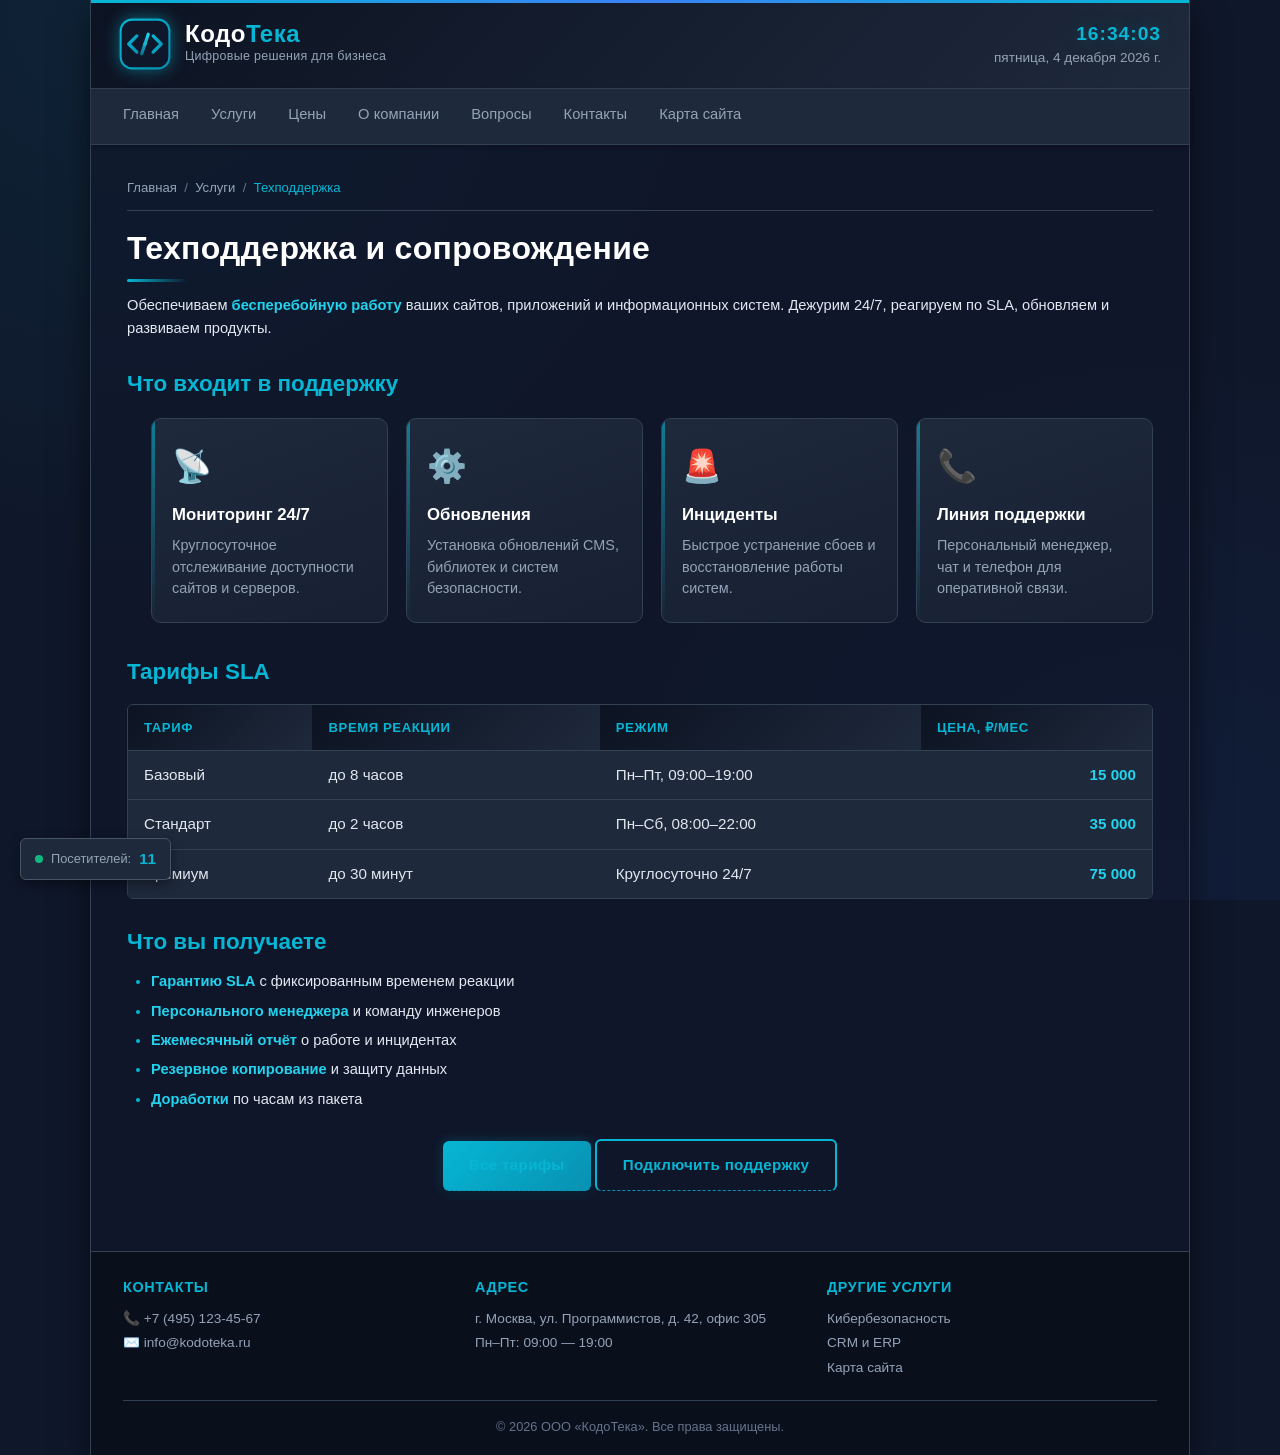
<file: template/support.html>
<!DOCTYPE html>
<html lang="ru">
<head>
    <meta charset="UTF-8">
    <meta name="viewport" content="width=device-width, initial-scale=1.0">
    <meta name="description" content="Техподдержка и сопровождение ИТ-систем в КодоТека: мониторинг 24/7, обновления, SLA-гарантии, дежурная смена, устранение инцидентов.">
    <meta name="keywords" content="техподдержка сайтов, сопровождение ИТ-систем, мониторинг 24/7, SLA, техническая поддержка, КодоТека">
    <meta name="author" content="КодоТека">
    <title>Техподдержка — КодоТека</title>
    <link rel="icon" type="image/svg+xml" href="../images/logo.svg">
    <link rel="stylesheet" href="../css/style.css">
</head>
<body>

<div class="wrapper">

    <div class="header">
        <a href="../index.html" class="logo-block" title="На главную">
            <img src="../image/logo.svg" alt="Логотип компании КодоТека">
            <div class="logo-text">
                <div class="site-title">Кодо<span>Тека</span></div>
                <div class="site-slogan">Цифровые решения для бизнеса</div>
            </div>
        </a>
        <div class="header-clock">
            <span class="time" id="liveClock">00:00:00</span>
            <span id="liveDate">—</span>
        </div>
    </div>

    <div class="nav">
        <a href="../index.html">Главная</a>
        <a href="services.html">Услуги</a>
        <a href="prices.html">Цены</a>
        <a href="about.html">О компании</a>
        <a href="faq.html">Вопросы</a>
        <a href="contact.html">Контакты</a>
        <a href="../sitemap.html">Карта сайта</a>
    </div>

    <div class="content">

        <div class="breadcrumbs">
            <a href="../index.html">Главная</a> &nbsp;/&nbsp;
            <a href="services.html">Услуги</a> &nbsp;/&nbsp;
            <span>Техподдержка</span>
        </div>

        <h1>Техподдержка и сопровождение</h1>
        <p>
            Обеспечиваем <strong>бесперебойную работу</strong> ваших
            сайтов, приложений и информационных систем. Дежурим 24/7,
            реагируем по SLA, обновляем и развиваем продукты.
        </p>

        <h2>Что входит в поддержку</h2>

        <ul class="cards">
            <li class="card">
                <span class="card-icon">📡</span>
                <div class="card-title">Мониторинг 24/7</div>
                <div class="card-text">
                    Круглосуточное отслеживание доступности сайтов
                    и серверов.
                </div>
            </li>
            <li class="card">
                <span class="card-icon">⚙️</span>
                <div class="card-title">Обновления</div>
                <div class="card-text">
                    Установка обновлений CMS, библиотек и систем
                    безопасности.
                </div>
            </li>
            <li class="card">
                <span class="card-icon">🚨</span>
                <div class="card-title">Инциденты</div>
                <div class="card-text">
                    Быстрое устранение сбоев и восстановление работы
                    систем.
                </div>
            </li>
            <li class="card">
                <span class="card-icon">📞</span>
                <div class="card-title">Линия поддержки</div>
                <div class="card-text">
                    Персональный менеджер, чат и телефон для оперативной
                    связи.
                </div>
            </li>
        </ul>

        <h2>Тарифы SLA</h2>
        <div class="table-wrap">
            <table>
                <thead>
                    <tr>
                        <th>Тариф</th>
                        <th>Время реакции</th>
                        <th>Режим</th>
                        <th>Цена, ₽/мес</th>
                    </tr>
                </thead>
                <tbody>
                    <tr>
                        <td>Базовый</td>
                        <td>до 8 часов</td>
                        <td>Пн–Пт, 09:00–19:00</td>
                        <td>15 000</td>
                    </tr>
                    <tr>
                        <td>Стандарт</td>
                        <td>до 2 часов</td>
                        <td>Пн–Сб, 08:00–22:00</td>
                        <td>35 000</td>
                    </tr>
                    <tr>
                        <td>Премиум</td>
                        <td>до 30 минут</td>
                        <td>Круглосуточно 24/7</td>
                        <td>75 000</td>
                    </tr>
                </tbody>
            </table>
        </div>

        <h2>Что вы получаете</h2>
        <ul>
            <li><strong>Гарантию SLA</strong> с фиксированным временем реакции</li>
            <li><strong>Персонального менеджера</strong> и команду инженеров</li>
            <li><strong>Ежемесячный отчёт</strong> о работе и инцидентах</li>
            <li><strong>Резервное копирование</strong> и защиту данных</li>
            <li><strong>Доработки</strong> по часам из пакета</li>
        </ul>

        <div class="btn-center">
            <a href="prices.html" class="btn">Все тарифы</a>
            <a href="#contactModal" class="btn btn-outline" data-modal="#contactModal">Подключить поддержку</a>
        </div>

    </div>

    <div class="footer">
        <div class="footer-inner">
            <div class="footer-col">
                <h4>Контакты</h4>
                <p>📞 <a href="tel:+74951234567">+7 (495) 123-45-67</a></p>
                <p>✉️ <a href="mailto:info@kodoteka.ru">info@kodoteka.ru</a></p>
            </div>
            <div class="footer-col">
                <h4>Адрес</h4>
                <p>г. Москва, ул. Программистов, д. 42, офис 305</p>
                <p>Пн–Пт: 09:00 — 19:00</p>
            </div>
            <div class="footer-col">
                <h4>Другие услуги</h4>
                <p><a href="security.html">Кибербезопасность</a></p>
                <p><a href="crm.html">CRM и ERP</a></p>
                <p><a href="../sitemap.html">Карта сайта</a></p>
            </div>
        </div>
        <div class="footer-copy">
            © 2026 ООО «КодоТека». Все права защищены.
        </div>
    </div>

</div>

<div id="contactModal" class="modal" role="dialog" aria-modal="true">
    <div class="modal-content">
        <button class="modal-close" aria-label="Закрыть">&times;</button>
        <h2>Подключить поддержку</h2>
        <form data-form novalidate>
            <label for="sup-name">Имя:</label>
            <input type="text" id="sup-name" name="name" required>

            <label for="sup-email">Email:</label>
            <input type="email" id="sup-email" name="email" required>

            <label for="sup-msg">Что нужно поддерживать?</label>
            <textarea id="sup-msg" name="message" required></textarea>

            <div class="btn-center">
                <button type="submit" class="btn">Отправить</button>
            </div>
        </form>
    </div>
</div>

<script src="../js/scripts.js"></script>
</body>
</html>
</file>
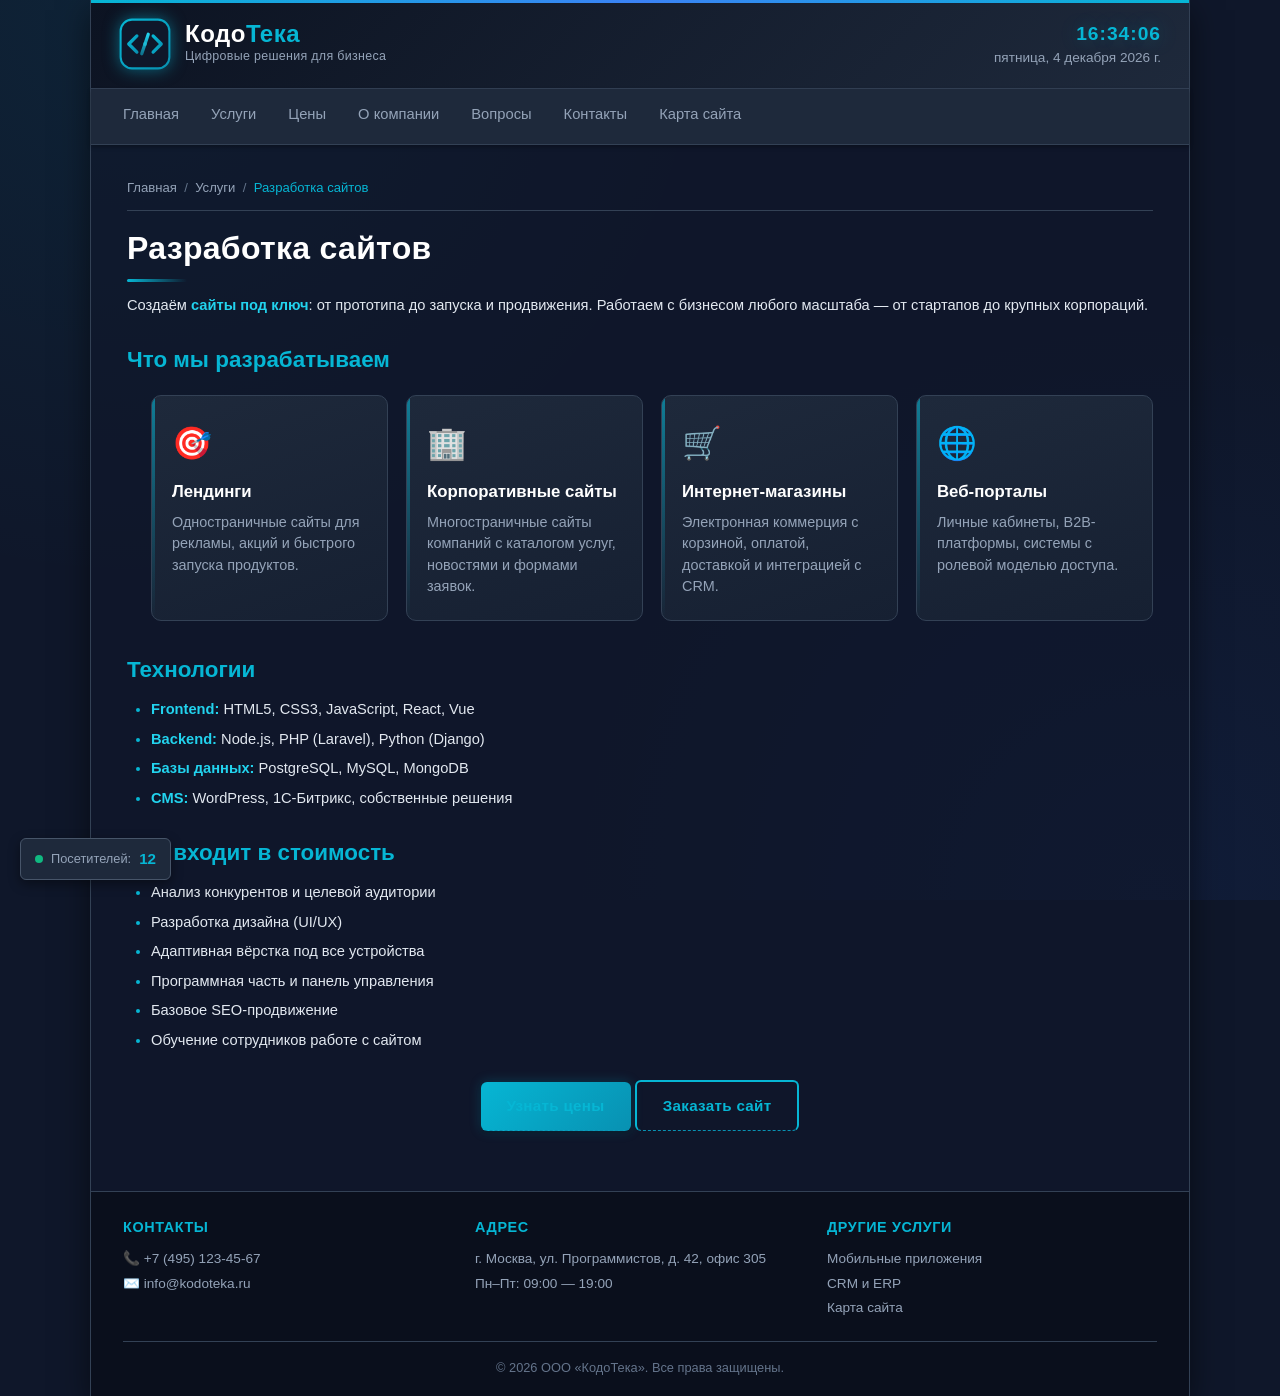
<file: template/web.html>
<!DOCTYPE html>
<html lang="ru">
<head>
    <meta charset="UTF-8">
    <meta name="viewport" content="width=device-width, initial-scale=1.0">
    <meta name="description" content="Разработка сайтов под ключ в КодоТека: лендинги, корпоративные сайты, интернет-магазины и веб-порталы. Современный дизайн, адаптивная вёрстка, SEO-оптимизация.">
    <meta name="keywords" content="разработка сайтов, создание сайтов, лендинг, корпоративный сайт, интернет-магазин, веб-портал, заказать сайт, КодоТека">
    <meta name="author" content="КодоТека">
    <title>Разработка сайтов — КодоТека</title>
    <link rel="icon" type="image/svg+xml" href="../images/logo.svg">
    <link rel="stylesheet" href="../css/style.css">
</head>
<body>

<div class="wrapper">

    <div class="header">
        <a href="../index.html" class="logo-block" title="На главную">
            <img src="../image/logo.svg" alt="Логотип компании КодоТека">
            <div class="logo-text">
                <div class="site-title">Кодо<span>Тека</span></div>
                <div class="site-slogan">Цифровые решения для бизнеса</div>
            </div>
        </a>
        <div class="header-clock">
            <span class="time" id="liveClock">00:00:00</span>
            <span id="liveDate">—</span>
        </div>
    </div>

    <div class="nav">
        <a href="../index.html">Главная</a>
        <a href="services.html">Услуги</a>
        <a href="prices.html">Цены</a>
        <a href="about.html">О компании</a>
        <a href="faq.html">Вопросы</a>
        <a href="contact.html">Контакты</a>
        <a href="../sitemap.html">Карта сайта</a>
    </div>

    <div class="content">

        <div class="breadcrumbs">
            <a href="../index.html">Главная</a> &nbsp;/&nbsp;
            <a href="services.html">Услуги</a> &nbsp;/&nbsp;
            <span>Разработка сайтов</span>
        </div>

        <h1>Разработка сайтов</h1>
        <p>
            Создаём <strong>сайты под ключ</strong>: от прототипа до запуска
            и продвижения. Работаем с бизнесом любого масштаба —
            от стартапов до крупных корпораций.
        </p>

        <h2>Что мы разрабатываем</h2>

        <ul class="cards">
            <li class="card">
                <span class="card-icon">🎯</span>
                <div class="card-title">Лендинги</div>
                <div class="card-text">
                    Одностраничные сайты для рекламы, акций и быстрого
                    запуска продуктов.
                </div>
            </li>
            <li class="card">
                <span class="card-icon">🏢</span>
                <div class="card-title">Корпоративные сайты</div>
                <div class="card-text">
                    Многостраничные сайты компаний с каталогом услуг,
                    новостями и формами заявок.
                </div>
            </li>
            <li class="card">
                <span class="card-icon">🛒</span>
                <div class="card-title">Интернет-магазины</div>
                <div class="card-text">
                    Электронная коммерция с корзиной, оплатой, доставкой
                    и интеграцией с CRM.
                </div>
            </li>
            <li class="card">
                <span class="card-icon">🌐</span>
                <div class="card-title">Веб-порталы</div>
                <div class="card-text">
                    Личные кабинеты, B2B-платформы, системы с ролевой
                    моделью доступа.
                </div>
            </li>
        </ul>

        <h2>Технологии</h2>
        <ul>
            <li><strong>Frontend:</strong> HTML5, CSS3, JavaScript, React, Vue</li>
            <li><strong>Backend:</strong> Node.js, PHP (Laravel), Python (Django)</li>
            <li><strong>Базы данных:</strong> PostgreSQL, MySQL, MongoDB</li>
            <li><strong>CMS:</strong> WordPress, 1С-Битрикс, собственные решения</li>
        </ul>

        <h2>Что входит в стоимость</h2>
        <ul>
            <li>Анализ конкурентов и целевой аудитории</li>
            <li>Разработка дизайна (UI/UX)</li>
            <li>Адаптивная вёрстка под все устройства</li>
            <li>Программная часть и панель управления</li>
            <li>Базовое SEO-продвижение</li>
            <li>Обучение сотрудников работе с сайтом</li>
        </ul>

        <div class="btn-center">
            <a href="prices.html" class="btn">Узнать цены</a>
            <a href="#contactModal" class="btn btn-outline" data-modal="#contactModal">Заказать сайт</a>
        </div>

    </div>

    <div class="footer">
        <div class="footer-inner">
            <div class="footer-col">
                <h4>Контакты</h4>
                <p>📞 <a href="tel:+74951234567">+7 (495) 123-45-67</a></p>
                <p>✉️ <a href="mailto:info@kodoteka.ru">info@kodoteka.ru</a></p>
            </div>
            <div class="footer-col">
                <h4>Адрес</h4>
                <p>г. Москва, ул. Программистов, д. 42, офис 305</p>
                <p>Пн–Пт: 09:00 — 19:00</p>
            </div>
            <div class="footer-col">
                <h4>Другие услуги</h4>
                <p><a href="mobile.html">Мобильные приложения</a></p>
                <p><a href="crm.html">CRM и ERP</a></p>
                <p><a href="../sitemap.html">Карта сайта</a></p>
            </div>
        </div>
        <div class="footer-copy">
            © 2026 ООО «КодоТека». Все права защищены.
        </div>
    </div>

</div>

<div id="contactModal" class="modal" role="dialog" aria-modal="true">
    <div class="modal-content">
        <button class="modal-close" aria-label="Закрыть">&times;</button>
        <h2>Заказать сайт</h2>
        <form data-form novalidate>
            <label for="web-name">Имя:</label>
            <input type="text" id="web-name" name="name" required>

            <label for="web-email">Email:</label>
            <input type="email" id="web-email" name="email" required>

            <label for="web-msg">Расскажите о проекте:</label>
            <textarea id="web-msg" name="message" required></textarea>

            <div class="btn-center">
                <button type="submit" class="btn">Отправить</button>
            </div>
        </form>
    </div>
</div>

<script src="../js/scripts.js"></script>
</body>
</html>
</file>
<file: css/style.css>
/* ============================================================
   КодоТека — внешняя таблица стилей
   Тёмная тема, блочная вёрстка через DIV
   ============================================================ */

/* ---------- Сброс ---------- */
* {
    margin: 0;
    padding: 0;
    box-sizing: border-box;
}

/* ---------- Переменные ---------- */
:root {
    --bg-dark:      #0f172a;
    --bg-panel:     #1e293b;
    --bg-panel-2:   #334155;
    --border:       #334155;
    --border-light: #475569;
    --accent:       #06b6d4;
    --accent-2:     #22d3ee;
    --accent-dark:  #0891b2;
    --text:         #e2e8f0;
    --text-muted:   #94a3b8;
    --text-dim:     #64748b;
    --success:      #10b981;
    --danger:       #ef4444;
    --shadow-sm:    0 2px 4px rgba(0, 0, 0, 0.3);
    --shadow-md:    0 4px 12px rgba(0, 0, 0, 0.4);
    --shadow-lg:    0 10px 30px rgba(0, 0, 0, 0.5);
    --glow:         0 0 20px rgba(6, 182, 212, 0.3);
    --radius:       10px;
    --radius-sm:    6px;
    --transition:   0.25s ease;
}

/* ---------- Базовые стили ---------- */
html {
    scroll-behavior: smooth;
}

body {
    font-family: 'Segoe UI', Tahoma, Geneva, Verdana, sans-serif;
    font-size: 11pt;                /* ТЗ: 10–12 pt */
    line-height: 1.6;
    color: var(--text);
    background-color: var(--bg-dark);
    background-image:
        radial-gradient(circle at 10% 0%, rgba(6, 182, 212, 0.08) 0%, transparent 40%),
        radial-gradient(circle at 90% 100%, rgba(37, 99, 235, 0.08) 0%, transparent 40%);
    background-attachment: fixed;
    min-height: 100vh;
}

/* ---------- Общая обёртка ---------- */
.wrapper {
    max-width: 1100px;
    margin: 0 auto;
    min-height: 100vh;
    display: flex;
    flex-direction: column;
    background-color: rgba(15, 23, 42, 0.6);
    box-shadow: var(--shadow-lg);
    border-left: 1px solid var(--border);
    border-right: 1px solid var(--border);
}

/* ============================================================
   ШАПКА
   ============================================================ */
.header {
    background: linear-gradient(135deg, #0c1322 0%, #1e293b 100%);
    padding: 18px 28px;
    display: flex;
    align-items: center;
    justify-content: space-between;
    flex-wrap: wrap;
    gap: 16px;
    border-bottom: 1px solid var(--border);
    position: relative;
    overflow: hidden;
}

.header::before {
    content: '';
    position: absolute;
    top: 0;
    left: 0;
    width: 100%;
    height: 3px;
    background: linear-gradient(90deg, var(--accent) 0%, #3b82f6 50%, var(--accent) 100%);
}

.logo-block {
    display: flex;
    align-items: center;
    gap: 14px;
    text-decoration: none;
    color: inherit;
    transition: transform var(--transition);
}

.logo-block:hover {
    transform: translateY(-2px);
}

.logo-block img {
    width: 52px;
    height: 52px;
    display: block;
    filter: drop-shadow(0 0 8px rgba(6, 182, 212, 0.5));
}

.logo-text {
    display: flex;
    flex-direction: column;
}

.site-title {
    font-size: 1.5rem;
    font-weight: 700;
    color: #fff;
    letter-spacing: 0.5px;
    line-height: 1.1;
}

.site-title span {
    color: var(--accent);
}

.site-slogan {
    font-size: 0.78rem;
    color: var(--text-muted);
    letter-spacing: 0.3px;
}

/* ---------- Часы в шапке ---------- */
.header-clock {
    text-align: right;
    font-size: 0.85rem;
    color: var(--text-muted);
    line-height: 1.4;
}

.header-clock .time {
    font-size: 1.2rem;
    font-weight: 700;
    color: var(--accent);
    font-variant-numeric: tabular-nums;
    display: block;
    letter-spacing: 1px;
    text-shadow: var(--glow);
}

/* ============================================================
   НАВИГАЦИЯ
   ============================================================ */
.nav {
    background-color: var(--bg-panel);
    border-bottom: 1px solid var(--border);
    display: flex;
    flex-wrap: wrap;
    align-items: center;
    padding: 0 16px;
    position: sticky;
    top: 0;
    z-index: 100;
    box-shadow: var(--shadow-sm);
}

.nav a {
    display: inline-block;
    color: var(--text-muted);
    text-decoration: none;
    padding: 14px 16px;
    font-size: 0.92rem;
    font-weight: 500;
    border-bottom: 3px solid transparent;
    transition: all var(--transition);
    white-space: nowrap;
}

.nav a:hover {
    color: var(--accent);
    background-color: rgba(6, 182, 212, 0.07);
}

.nav a.active {
    color: var(--accent);
    border-bottom-color: var(--accent);
    background-color: rgba(6, 182, 212, 0.05);
}

/* Бургер */
.nav-toggle {
    display: none;
    background: none;
    border: none;
    color: var(--accent);
    font-size: 1.5rem;
    cursor: pointer;
    padding: 12px 16px;
    margin-left: auto;
    transition: color var(--transition);
}

.nav-toggle:hover {
    color: var(--accent-2);
}

/* ============================================================
   КОНТЕНТ
   ============================================================ */
.content {
    flex: 1;
    padding: 32px 36px;
    color: var(--text);
}

.content h1 {
    font-size: 2rem;
    color: #fff;
    margin-bottom: 8px;
    letter-spacing: 0.3px;
    line-height: 1.2;
}

.content h1::after {
    content: '';
    display: block;
    width: 60px;
    height: 3px;
    background: linear-gradient(90deg, var(--accent), transparent);
    margin-top: 12px;
    border-radius: 2px;
}

.content h2 {
    font-size: 1.4rem;
    color: var(--accent);
    margin: 28px 0 14px;
    line-height: 1.3;
}

.content h3 {
    font-size: 1.1rem;
    color: var(--accent-2);
    margin: 22px 0 10px;
}

.content h4 {
    font-size: 1rem;
    color: #fff;
    margin: 16px 0 8px;
}

.content p {
    margin: 12px 0;
    color: var(--text);
}

.content strong {
    color: var(--accent-2);
    font-weight: 600;
}

.content ul,
.content ol {
    margin: 14px 0 14px 24px;
}

.content li {
    margin: 6px 0;
    color: var(--text);
}

.content li::marker {
    color: var(--accent);
}

.content a {
    color: var(--accent);
    text-decoration: none;
    border-bottom: 1px dashed var(--accent-dark);
    transition: all var(--transition);
}

.content a:hover {
    color: var(--accent-2);
    border-bottom-color: var(--accent-2);
}

/* ============================================================
   КАРТОЧКИ
   ============================================================ */
.cards {
    display: grid;
    grid-template-columns: repeat(auto-fit, minmax(230px, 1fr));
    gap: 18px;
    margin: 24px 0;
    list-style: none;
    margin-left: 0;
}

.card {
    background: linear-gradient(160deg, var(--bg-panel) 0%, #162032 100%);
    border: 1px solid var(--border);
    border-radius: var(--radius);
    padding: 22px 20px;
    transition: all var(--transition);
    position: relative;
    overflow: hidden;
}

.card::before {
    content: '';
    position: absolute;
    top: 0;
    left: 0;
    width: 3px;
    height: 100%;
    background: linear-gradient(180deg, var(--accent), transparent);
    opacity: 0.6;
}

.card:hover {
    transform: translateY(-4px);
    border-color: var(--accent);
    box-shadow: var(--shadow-md), var(--glow);
}

.card-icon {
    font-size: 2rem;
    margin-bottom: 10px;
    display: block;
}

.card-title {
    font-size: 1.05rem;
    color: #fff;
    font-weight: 600;
    margin-bottom: 6px;
}

.card-text {
    font-size: 0.9rem;
    color: var(--text-muted);
    line-height: 1.5;
}

/* ============================================================
   ТАБЛИЦЫ
   ============================================================ */
.table-wrap {
    overflow-x: auto;
    margin: 18px 0;
    border-radius: var(--radius-sm);
    border: 1px solid var(--border);
}

table {
    width: 100%;
    border-collapse: collapse;
    background-color: var(--bg-panel);
    font-size: 0.95rem;
}

th,
td {
    padding: 12px 16px;
    text-align: left;
    border-bottom: 1px solid var(--border);
}

th {
    background: linear-gradient(135deg, #0c1322 0%, var(--bg-panel) 100%);
    color: var(--accent);
    font-weight: 600;
    text-transform: uppercase;
    font-size: 0.82rem;
    letter-spacing: 0.6px;
}

tbody tr {
    transition: background var(--transition);
}

tbody tr:hover {
    background-color: rgba(6, 182, 212, 0.06);
}

tbody tr:last-child td {
    border-bottom: none;
}

td:last-child {
    color: var(--accent-2);
    font-weight: 600;
    text-align: right;
    white-space: nowrap;
}

/* ============================================================
   КНОПКИ
   ============================================================ */
.btn {
    display: inline-block;
    background: linear-gradient(135deg, var(--accent) 0%, var(--accent-dark) 100%);
    color: #0f172a;
    padding: 12px 26px;
    border: none;
    border-radius: var(--radius-sm);
    cursor: pointer;
    font-size: 0.95rem;
    font-weight: 700;
    text-decoration: none;
    text-align: center;
    transition: all var(--transition);
    box-shadow: var(--shadow-sm), 0 0 12px rgba(6, 182, 212, 0.25);
    letter-spacing: 0.3px;
}

.btn:hover {
    transform: translateY(-2px);
    box-shadow: var(--shadow-md), 0 0 20px rgba(6, 182, 212, 0.5);
    color: #0f172a;
}

.btn:active {
    transform: translateY(0);
}

.btn-outline {
    background: transparent;
    color: var(--accent);
    border: 2px solid var(--accent);
    box-shadow: none;
}

.btn-outline:hover {
    background: rgba(6, 182, 212, 0.1);
    color: var(--accent-2);
}

.btn-center {
    text-align: center;
    margin: 28px 0;
}

/* ============================================================
   ФОРМЫ
   ============================================================ */
form {
    display: flex;
    flex-direction: column;
    gap: 6px;
    max-width: 600px;
}

label {
    font-weight: 600;
    font-size: 0.9rem;
    color: var(--text);
    margin-top: 10px;
}

input[type="text"],
input[type="email"],
input[type="tel"],
textarea,
select {
    padding: 11px 14px;
    border: 1px solid var(--border-light);
    border-radius: var(--radius-sm);
    font-family: inherit;
    font-size: 0.95rem;
    background-color: var(--bg-dark);
    color: var(--text);
    transition: all var(--transition);
    width: 100%;
}

input:focus,
textarea:focus,
select:focus {
    outline: none;
    border-color: var(--accent);
    box-shadow: 0 0 0 3px rgba(6, 182, 212, 0.15);
}

input.error,
textarea.error {
    border-color: var(--danger);
    box-shadow: 0 0 0 3px rgba(239, 68, 68, 0.15);
}

textarea {
    resize: vertical;
    min-height: 110px;
}

/* ============================================================
   МОДАЛЬНЫЕ ОКНА
   ============================================================ */
.modal {
    display: none;
    position: fixed;
    inset: 0;
    background-color: rgba(0, 0, 0, 0.75);
    backdrop-filter: blur(5px);
    z-index: 1000;
    overflow-y: auto;
    padding: 20px;
}

.modal.show {
    display: block;
    animation: fadeIn 0.25s ease;
}

.modal-content {
    background-color: var(--bg-panel);
    border: 1px solid var(--border-light);
    margin: 8vh auto 40px;
    padding: 30px;
    border-radius: var(--radius);
    max-width: 520px;
    box-shadow: var(--shadow-lg), var(--glow);
    position: relative;
    animation: slideDown 0.3s ease;
}

.modal-content h2 {
    color: var(--accent);
    text-align: center;
    margin: 0 0 20px;
}

.modal-content h2::after {
    margin: 12px auto 0;
    background: linear-gradient(90deg, transparent, var(--accent), transparent);
    width: 80px;
}

.modal-close {
    position: absolute;
    top: 12px;
    right: 16px;
    background: none;
    border: none;
    color: var(--text-dim);
    font-size: 1.8rem;
    line-height: 1;
    cursor: pointer;
    padding: 4px 10px;
    transition: all var(--transition);
    border-radius: 4px;
}

.modal-close:hover {
    color: var(--danger);
    transform: rotate(90deg);
    background: rgba(239, 68, 68, 0.1);
}

@keyframes fadeIn {
    from { opacity: 0; }
    to   { opacity: 1; }
}

@keyframes slideDown {
    from { opacity: 0; transform: translateY(-24px); }
    to   { opacity: 1; transform: translateY(0); }
}

/* ============================================================
   УВЕДОМЛЕНИЯ (TOAST)
   ============================================================ */
.toast {
    position: fixed;
    bottom: 24px;
    right: 24px;
    background-color: var(--success);
    color: #fff;
    padding: 14px 22px;
    border-radius: var(--radius-sm);
    box-shadow: var(--shadow-lg);
    font-weight: 500;
    z-index: 2000;
    opacity: 0;
    transform: translateY(20px);
    transition: opacity 0.3s ease, transform 0.3s ease;
    max-width: 340px;
}

.toast.show {
    opacity: 1;
    transform: translateY(0);
}

.toast.error {
    background-color: var(--danger);
}

/* ============================================================
   СЧЁТЧИК ПОСЕТИТЕЛЕЙ
   ============================================================ */
.visitor-counter {
    position: fixed;
    bottom: 20px;
    left: 20px;
    background-color: var(--bg-panel);
    border: 1px solid var(--border-light);
    border-radius: var(--radius-sm);
    padding: 8px 14px;
    font-size: 0.8rem;
    color: var(--text-muted);
    z-index: 500;
    box-shadow: var(--shadow-md);
    display: flex;
    align-items: center;
    gap: 8px;
    transition: all var(--transition);
}

.visitor-counter:hover {
    border-color: var(--accent);
    box-shadow: var(--shadow-md), var(--glow);
}

.visitor-counter .dot {
    width: 8px;
    height: 8px;
    background-color: var(--success);
    border-radius: 50%;
    animation: pulse 2s infinite;
}

.visitor-counter .count {
    color: var(--accent);
    font-weight: 700;
    font-size: 0.95rem;
    font-variant-numeric: tabular-nums;
}

@keyframes pulse {
    0%, 100% { opacity: 1; transform: scale(1); }
    50%      { opacity: 0.5; transform: scale(0.85); }
}

/* ============================================================
   ПОДВАЛ
   ============================================================ */
.footer {
    background-color: #0a0f1c;
    border-top: 1px solid var(--border);
    padding: 24px 32px 18px;
    color: var(--text-muted);
    font-size: 0.86rem;
    margin-top: auto;
}

.footer-inner {
    display: grid;
    grid-template-columns: repeat(auto-fit, minmax(200px, 1fr));
    gap: 22px;
    margin-bottom: 18px;
}

.footer-col h4 {
    color: var(--accent);
    font-size: 0.9rem;
    margin-bottom: 10px;
    text-transform: uppercase;
    letter-spacing: 0.6px;
}

.footer-col p {
    margin: 4px 0;
    line-height: 1.5;
    font-size: 0.85rem;
}

.footer-col a {
    color: var(--text-muted);
    text-decoration: none;
    transition: color var(--transition);
}

.footer-col a:hover {
    color: var(--accent);
}

.footer-copy {
    text-align: center;
    padding-top: 16px;
    border-top: 1px solid var(--border);
    font-size: 0.8rem;
    color: var(--text-dim);
}

/* ============================================================
   КАРТА САЙТА
   ============================================================ */
.sitemap-section {
    margin-bottom: 26px;
    padding: 20px;
    background-color: var(--bg-panel);
    border: 1px solid var(--border);
    border-radius: var(--radius);
    border-left: 3px solid var(--accent);
}

.sitemap-section h3 {
    margin-top: 0;
    color: var(--accent);
}

.sitemap-section ul {
    list-style: none;
    margin: 12px 0 0;
    padding: 0;
}

.sitemap-section li {
    padding: 6px 0;
    border-bottom: 1px dashed var(--border);
}

.sitemap-section li:last-child {
    border-bottom: none;
}

.sitemap-section li::before {
    content: '▸ ';
    color: var(--accent);
    font-weight: bold;
}

/* ============================================================
   ХЛЕБНЫЕ КРОШКИ
   ============================================================ */
.breadcrumbs {
    font-size: 0.82rem;
    color: var(--text-dim);
    margin-bottom: 18px;
    padding-bottom: 12px;
    border-bottom: 1px solid var(--border);
}

.breadcrumbs a {
    color: var(--text-muted);
    text-decoration: none;
    border: none;
}

.breadcrumbs a:hover {
    color: var(--accent);
}

.breadcrumbs span {
    color: var(--accent);
}

/* ============================================================
   АДАПТИВНОСТЬ
   ============================================================ */
@media (max-width: 820px) {
    .header {
        padding: 16px 18px;
        flex-direction: column;
        align-items: flex-start;
    }

    .header-clock {
        text-align: left;
        width: 100%;
    }

    .nav {
        flex-direction: column;
        align-items: stretch;
        padding: 0;
    }

    .nav-toggle {
        display: block;
        width: 100%;
        text-align: right;
        background-color: var(--bg-panel);
        border-bottom: 1px solid var(--border);
    }

    .nav a {
        display: none;
        padding: 14px 20px;
        border-bottom: 1px solid var(--border);
        border-left: 3px solid transparent;
        white-space: normal;
    }

    .nav.open a {
        display: block;
    }

    .nav a.active {
        border-bottom-color: var(--border);
        border-left-color: var(--accent);
    }

    .content {
        padding: 22px 18px;
    }

    .content h1 {
        font-size: 1.5rem;
    }

    .visitor-counter {
        bottom: 12px;
        left: 12px;
        padding: 6px 10px;
        font-size: 0.75rem;
    }

    .toast {
        left: 16px;
        right: 16px;
        bottom: 60px;
    }
}

@media (max-width: 480px) {
    .site-title {
        font-size: 1.2rem;
    }

    .logo-block img {
        width: 42px;
        height: 42px;
    }

    .content {
        padding: 18px 14px;
    }
}
</file>
